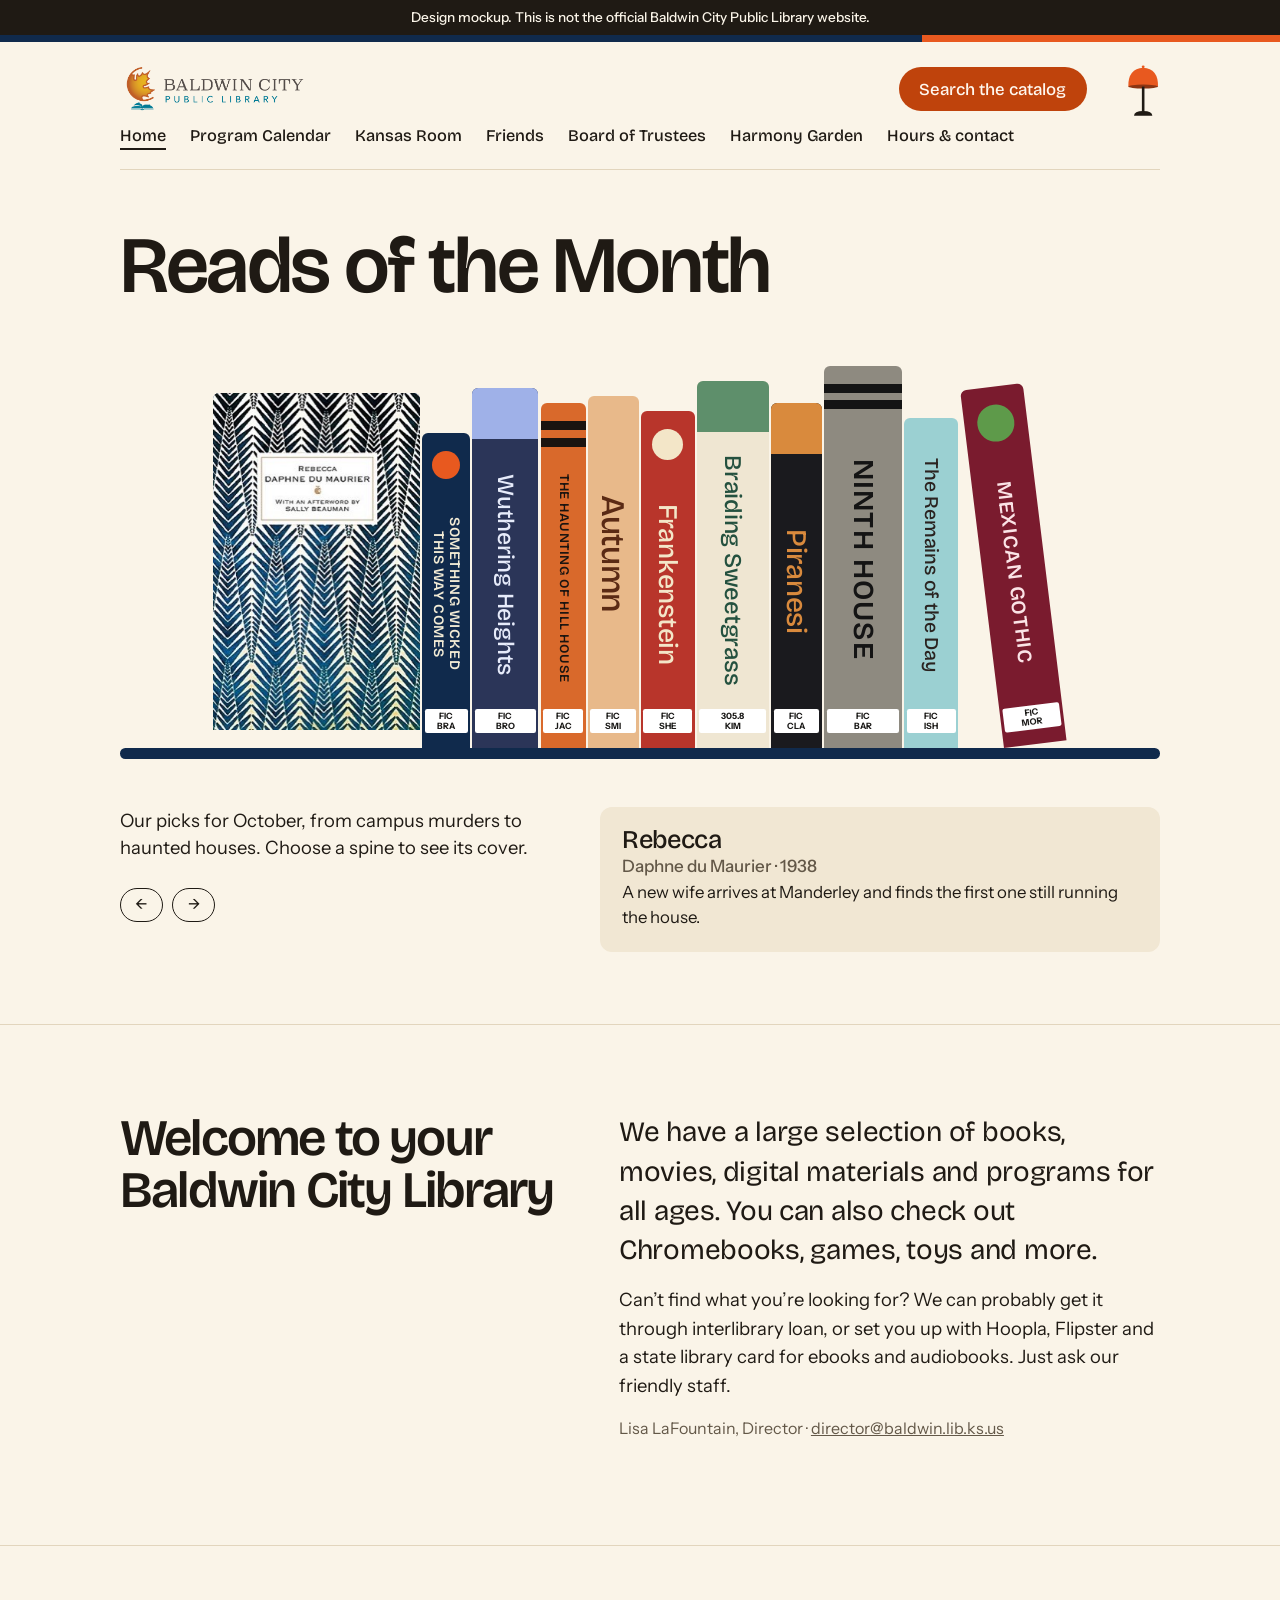
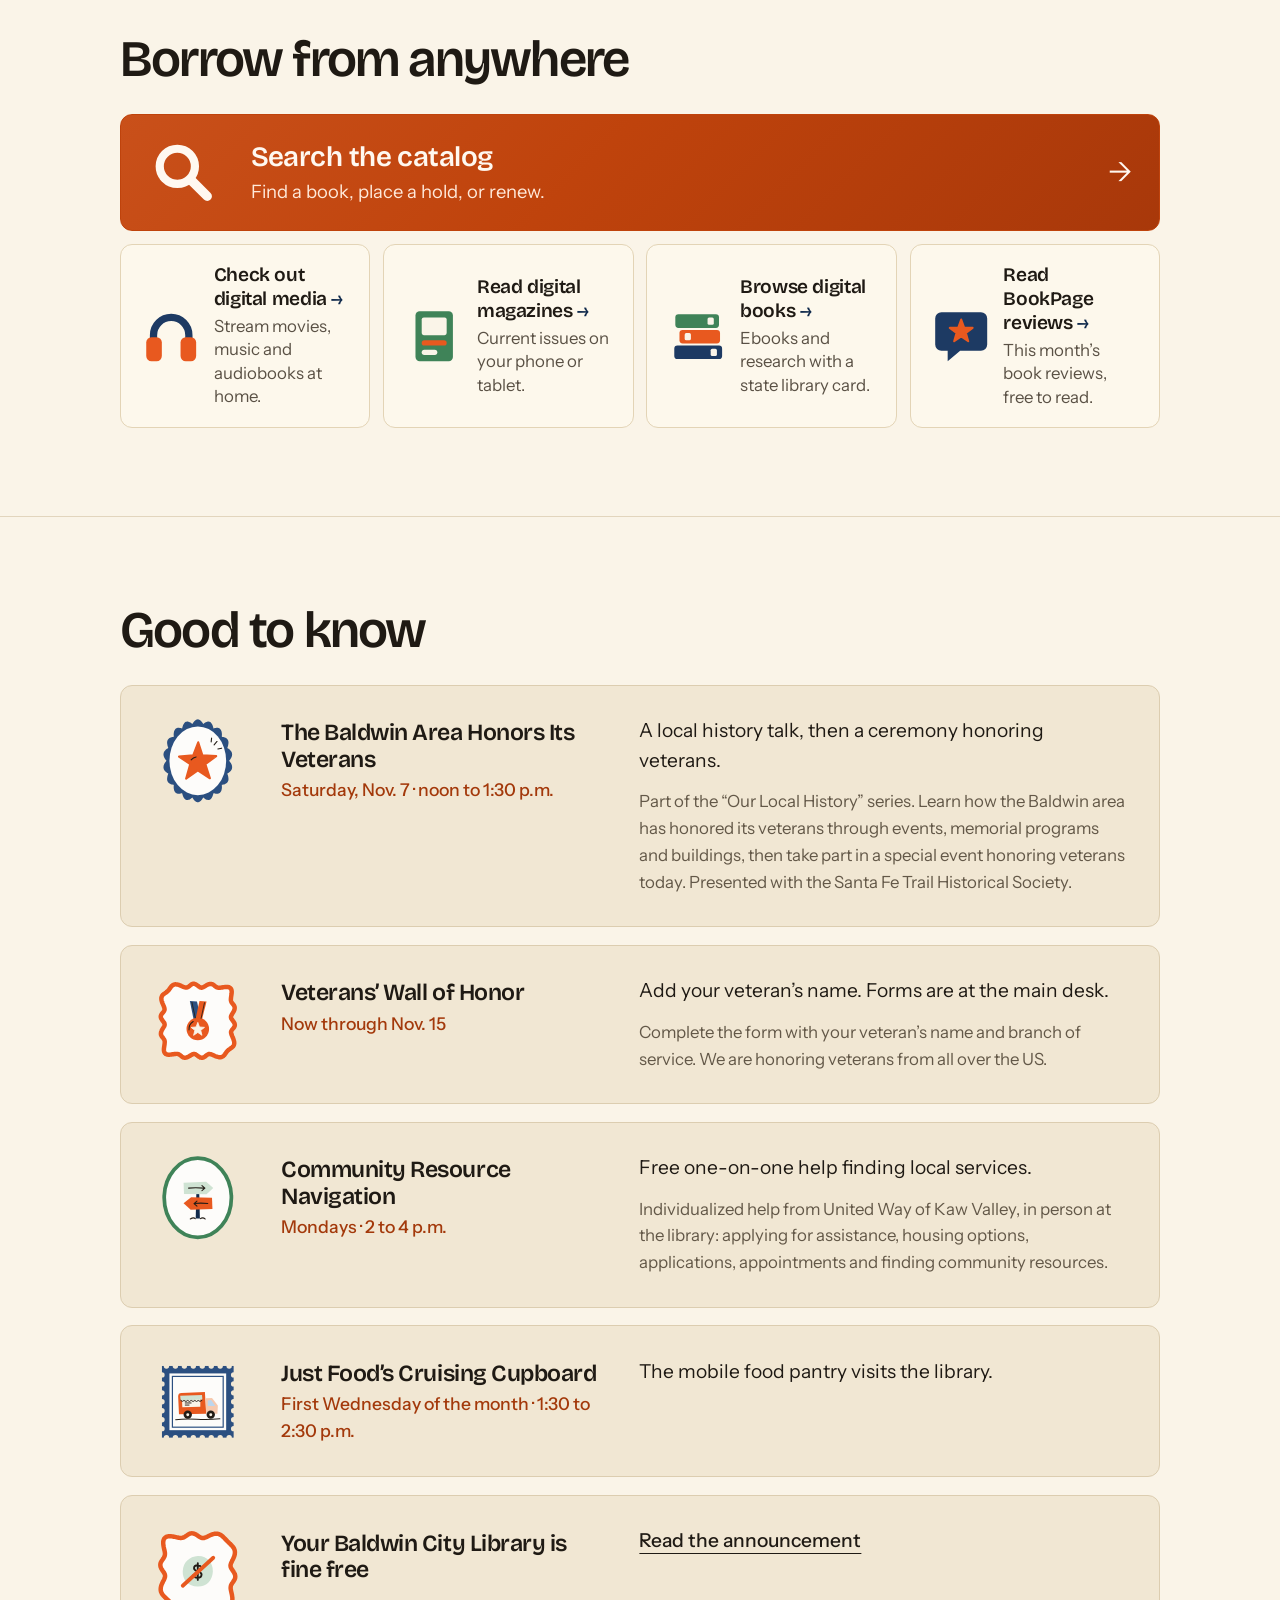
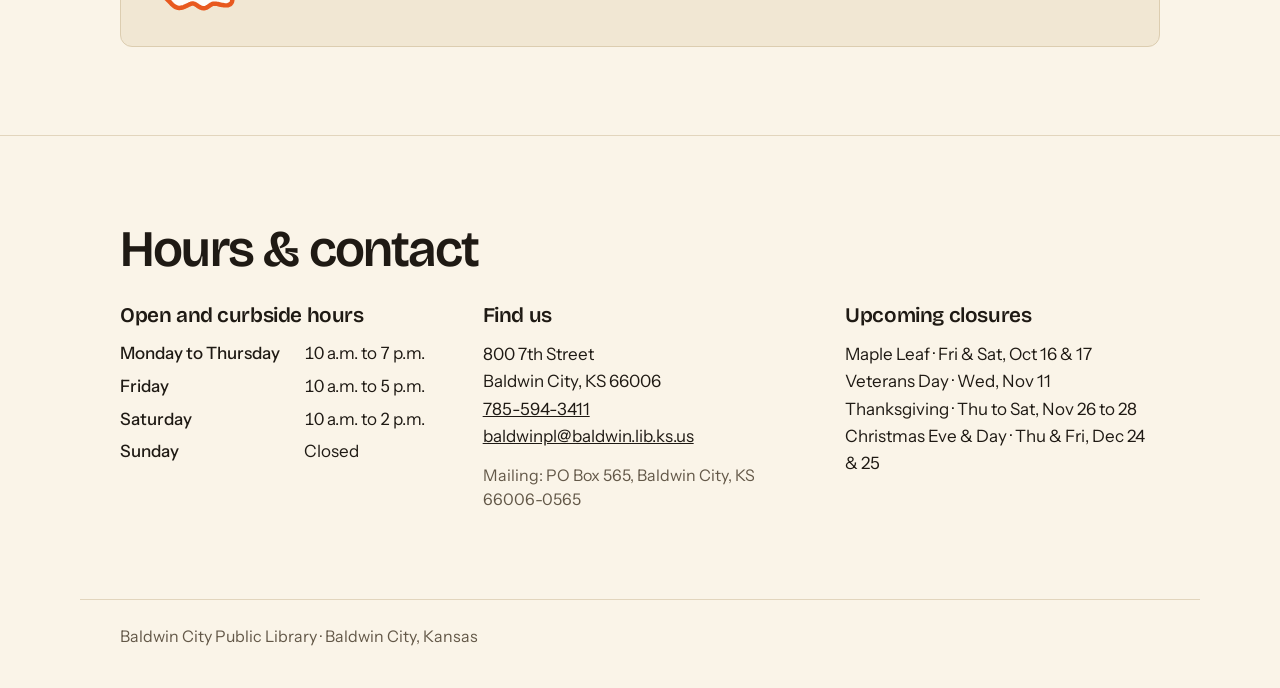
<file: index.html>
<!doctype html>
<html lang="en">
<head>
<meta charset="utf-8">
<meta name="robots" content="noindex">
<meta name="viewport" content="width=device-width, initial-scale=1">
<title>Baldwin City Public Library</title>
<meta name="description" content="Books, movies, digital materials and programs for all ages in Baldwin City, Kansas.">
<link rel="icon" href="img/favicon.svg" type="image/svg+xml">
<link rel="apple-touch-icon" href="img/apple-touch-icon.png">
<link rel="preconnect" href="https://fonts.googleapis.com">
<link rel="preconnect" href="https://fonts.gstatic.com" crossorigin>
<link rel="stylesheet" href="https://fonts.googleapis.com/css2?family=Antonio:wght@500;700&family=Bricolage+Grotesque:opsz,wght@12..96,200..800&family=Patrick+Hand&family=Caveat:wght@500;600&family=Tenor+Sans&family=Poppins:wght@500;600;700&family=Instrument+Sans:ital,wght@0,400..700;1,400..700&display=swap">
<script>try{if(localStorage.getItem('lamp')==='on')document.documentElement.dataset.theme='dark'}catch(e){}</script>
<link rel="stylesheet" href="styles.css?v=153">
</head>
<body data-page="home">
<div id="app"></div>
<script src="js/content.js?v=153"></script>
<script src="js/store.js?v=153"></script>
<script src="js/shelf.js?v=153"></script>
<script src="js/blocks.js?v=153"></script>
<script>
(function(){
  var slug=document.body.dataset.page||new URLSearchParams(location.search).get('p')||'home';
  renderPage(document.getElementById('app'),Store.load(),slug);
  if(location.hash){var t=document.getElementById(location.hash.slice(1));if(t)t.scrollIntoView()}
})();
</script>
</body>
</html>
</file>
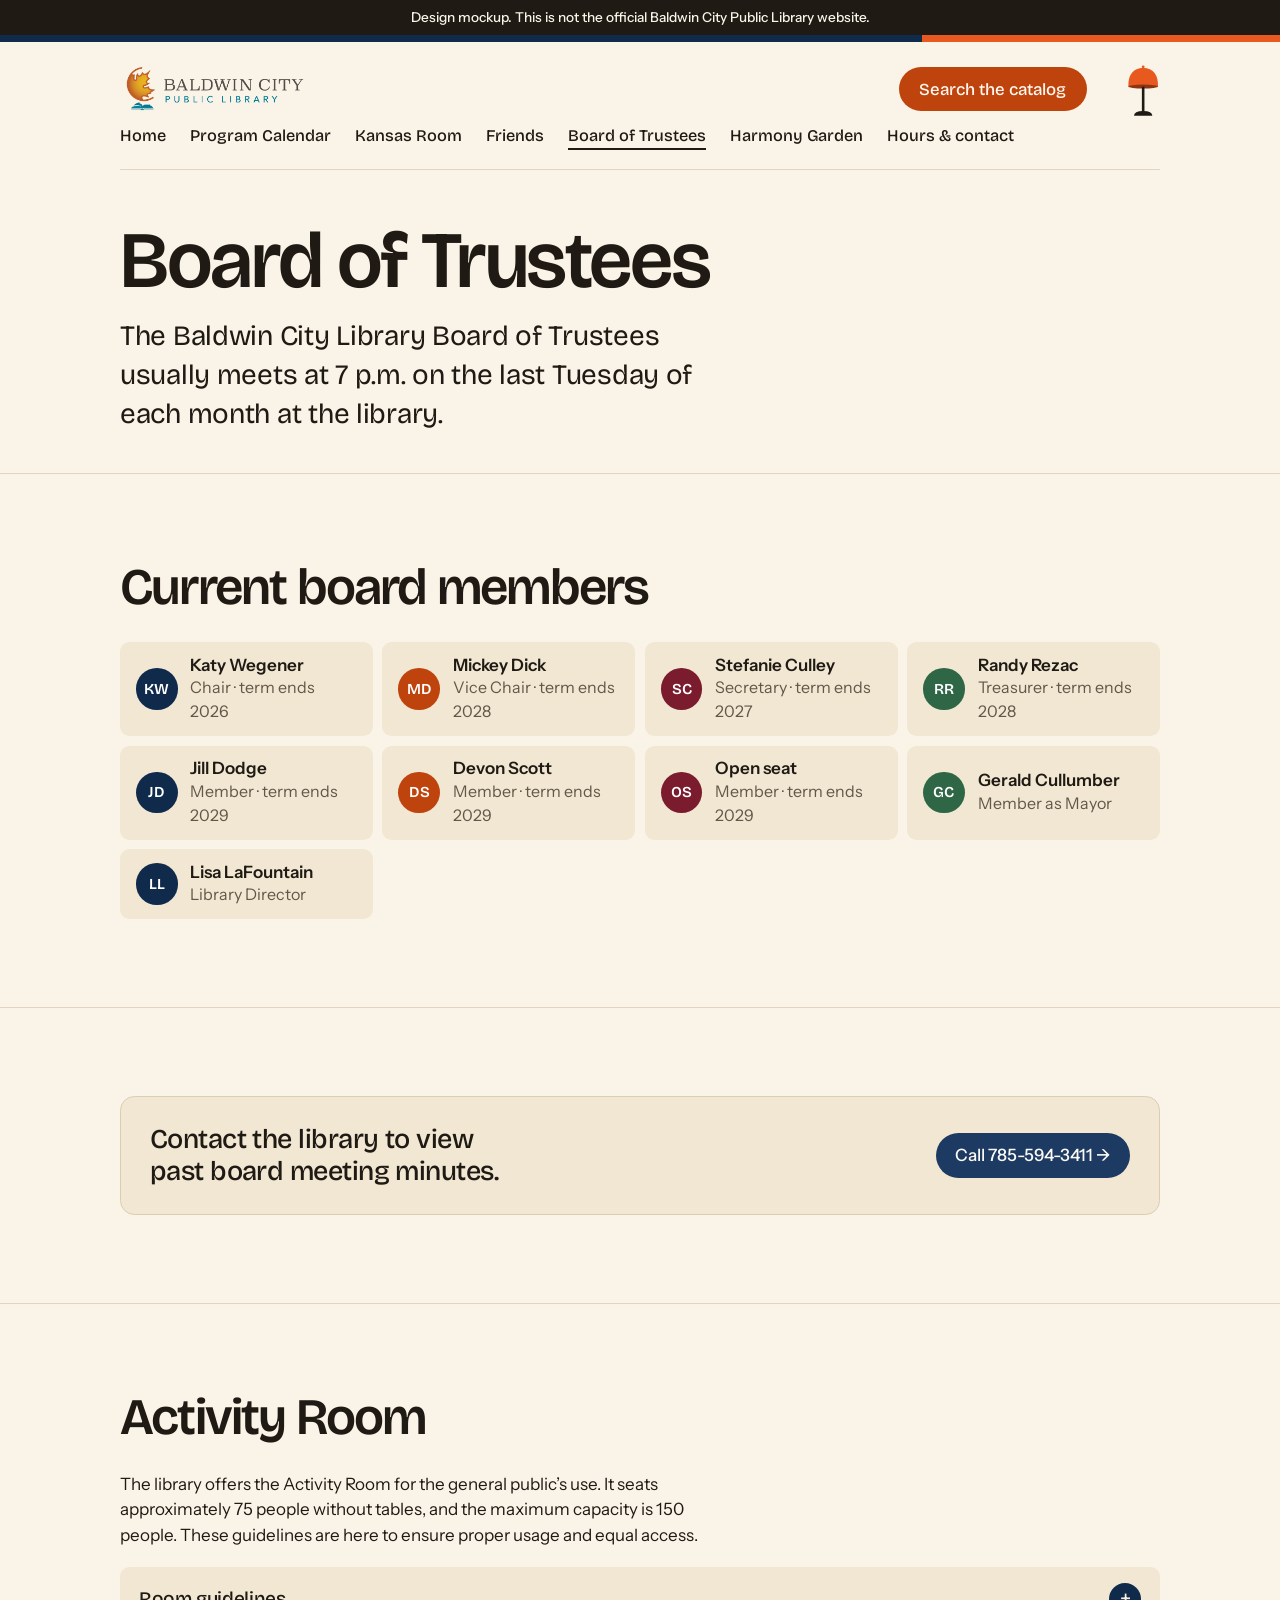
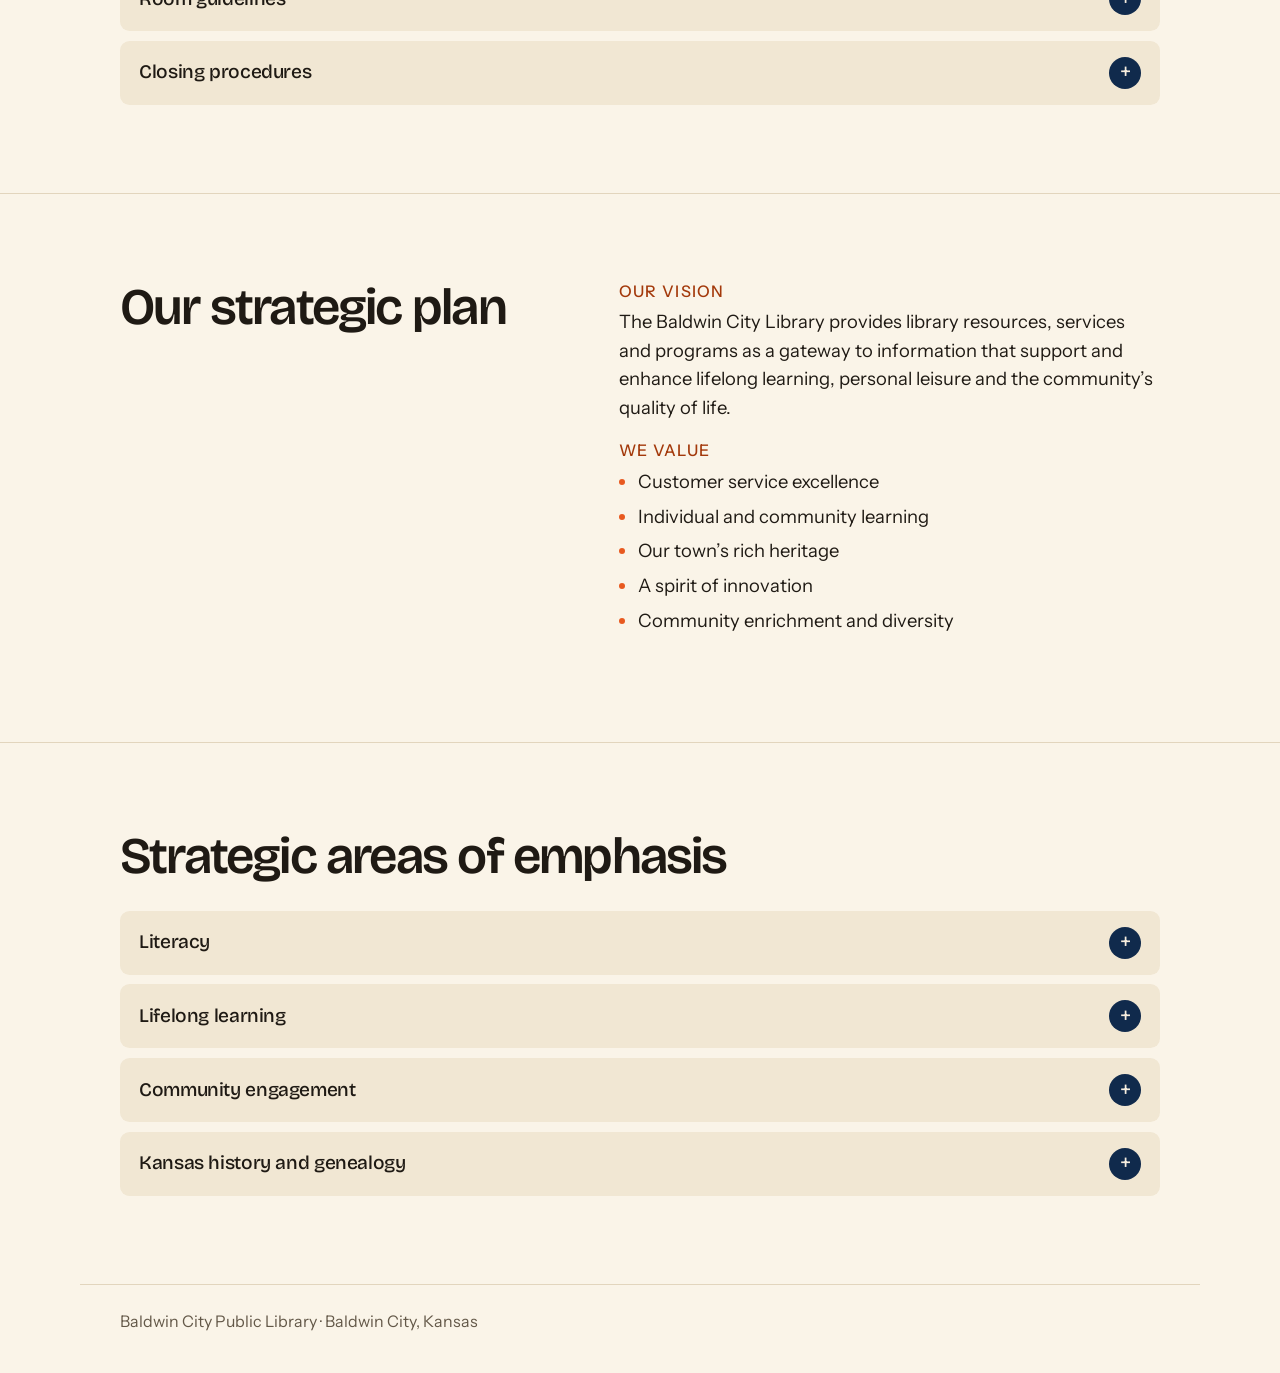
<file: board.html>
<!doctype html>
<html lang="en">
<head>
<meta charset="utf-8">
<meta name="robots" content="noindex">
<meta name="viewport" content="width=device-width, initial-scale=1">
<title>Baldwin City Public Library</title>
<meta name="description" content="Books, movies, digital materials and programs for all ages in Baldwin City, Kansas.">
<link rel="icon" href="img/favicon.svg" type="image/svg+xml">
<link rel="apple-touch-icon" href="img/apple-touch-icon.png">
<link rel="preconnect" href="https://fonts.googleapis.com">
<link rel="preconnect" href="https://fonts.gstatic.com" crossorigin>
<link rel="stylesheet" href="https://fonts.googleapis.com/css2?family=Antonio:wght@500;700&family=Bricolage+Grotesque:opsz,wght@12..96,200..800&family=Patrick+Hand&family=Caveat:wght@500;600&family=Tenor+Sans&family=Poppins:wght@500;600;700&family=Instrument+Sans:ital,wght@0,400..700;1,400..700&display=swap">
<script>try{if(localStorage.getItem('lamp')==='on')document.documentElement.dataset.theme='dark'}catch(e){}</script>
<link rel="stylesheet" href="styles.css?v=153">
</head>
<body data-page="board">
<div id="app"></div>
<script src="js/content.js?v=153"></script>
<script src="js/store.js?v=153"></script>
<script src="js/shelf.js?v=153"></script>
<script src="js/blocks.js?v=153"></script>
<script>
(function(){
  var slug=document.body.dataset.page||new URLSearchParams(location.search).get('p')||'home';
  renderPage(document.getElementById('app'),Store.load(),slug);
  if(location.hash){var t=document.getElementById(location.hash.slice(1));if(t)t.scrollIntoView()}
})();
</script>
</body>
</html>
</file>
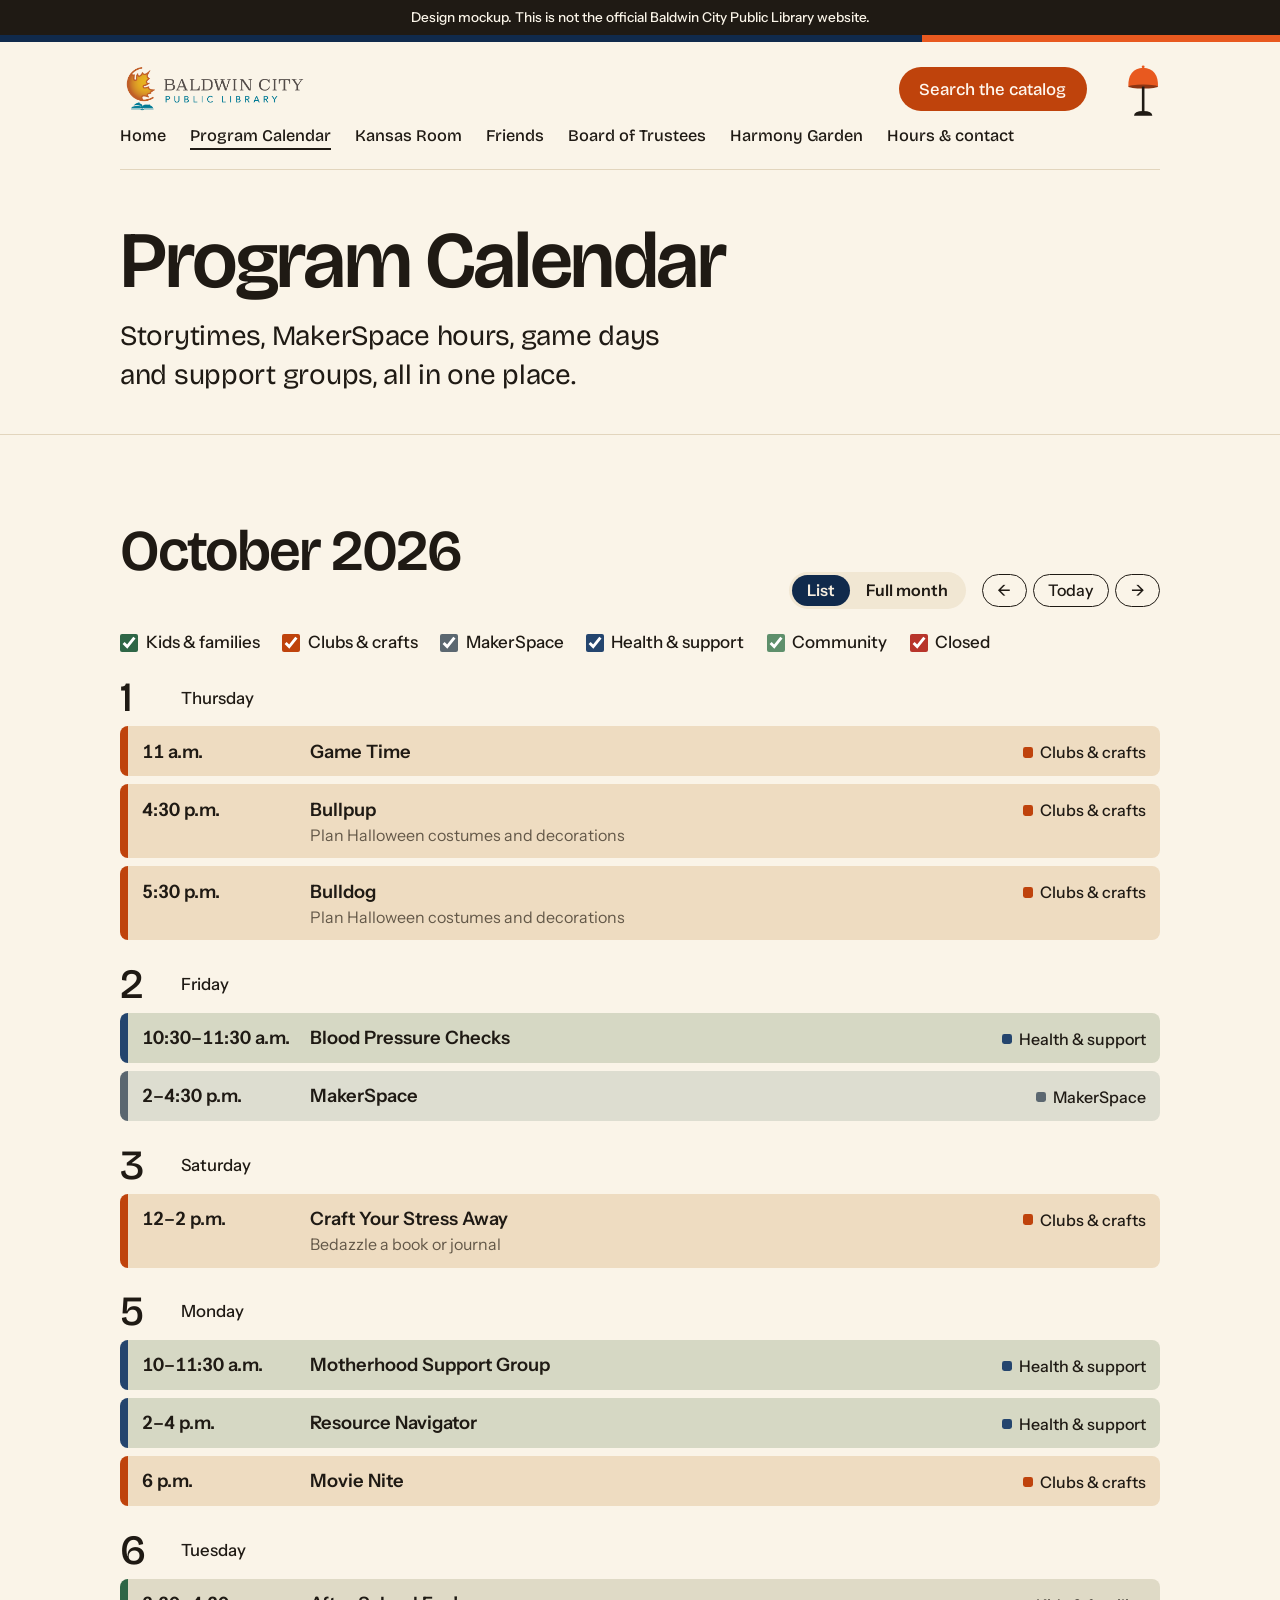
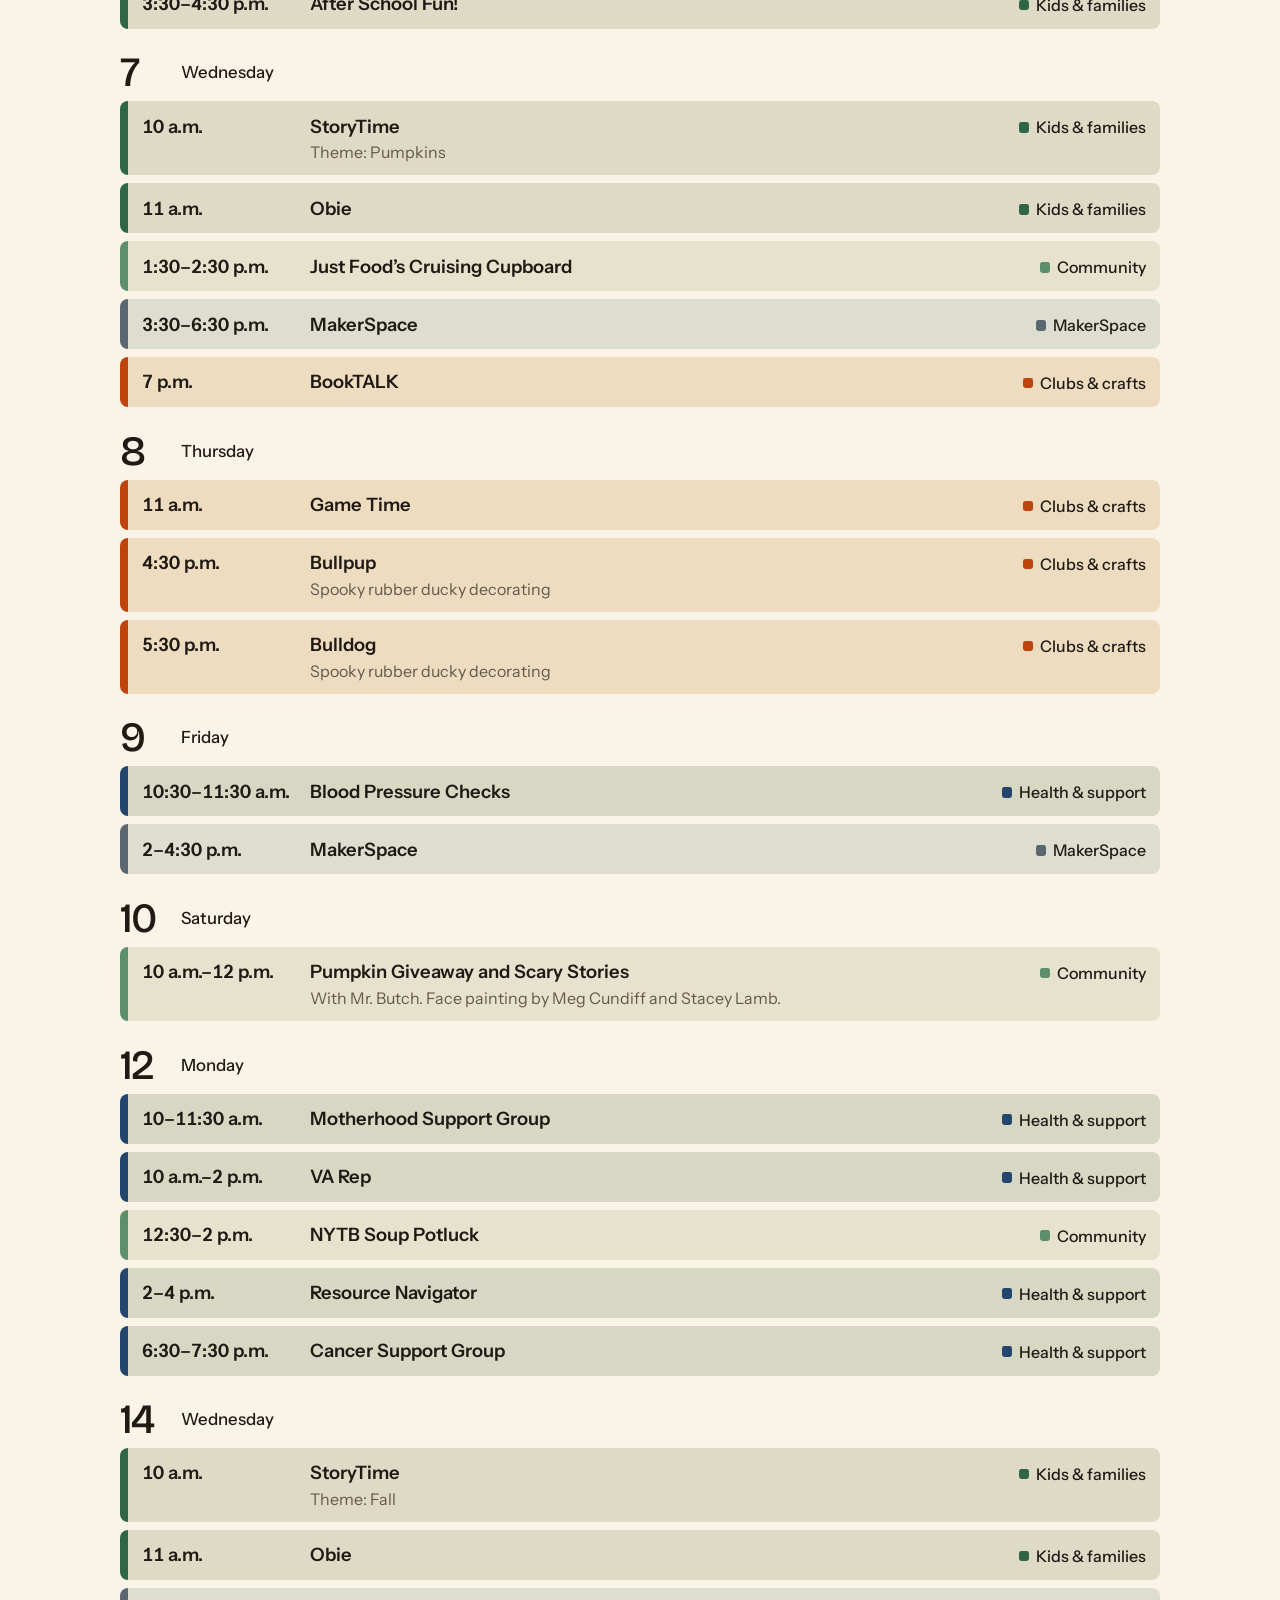
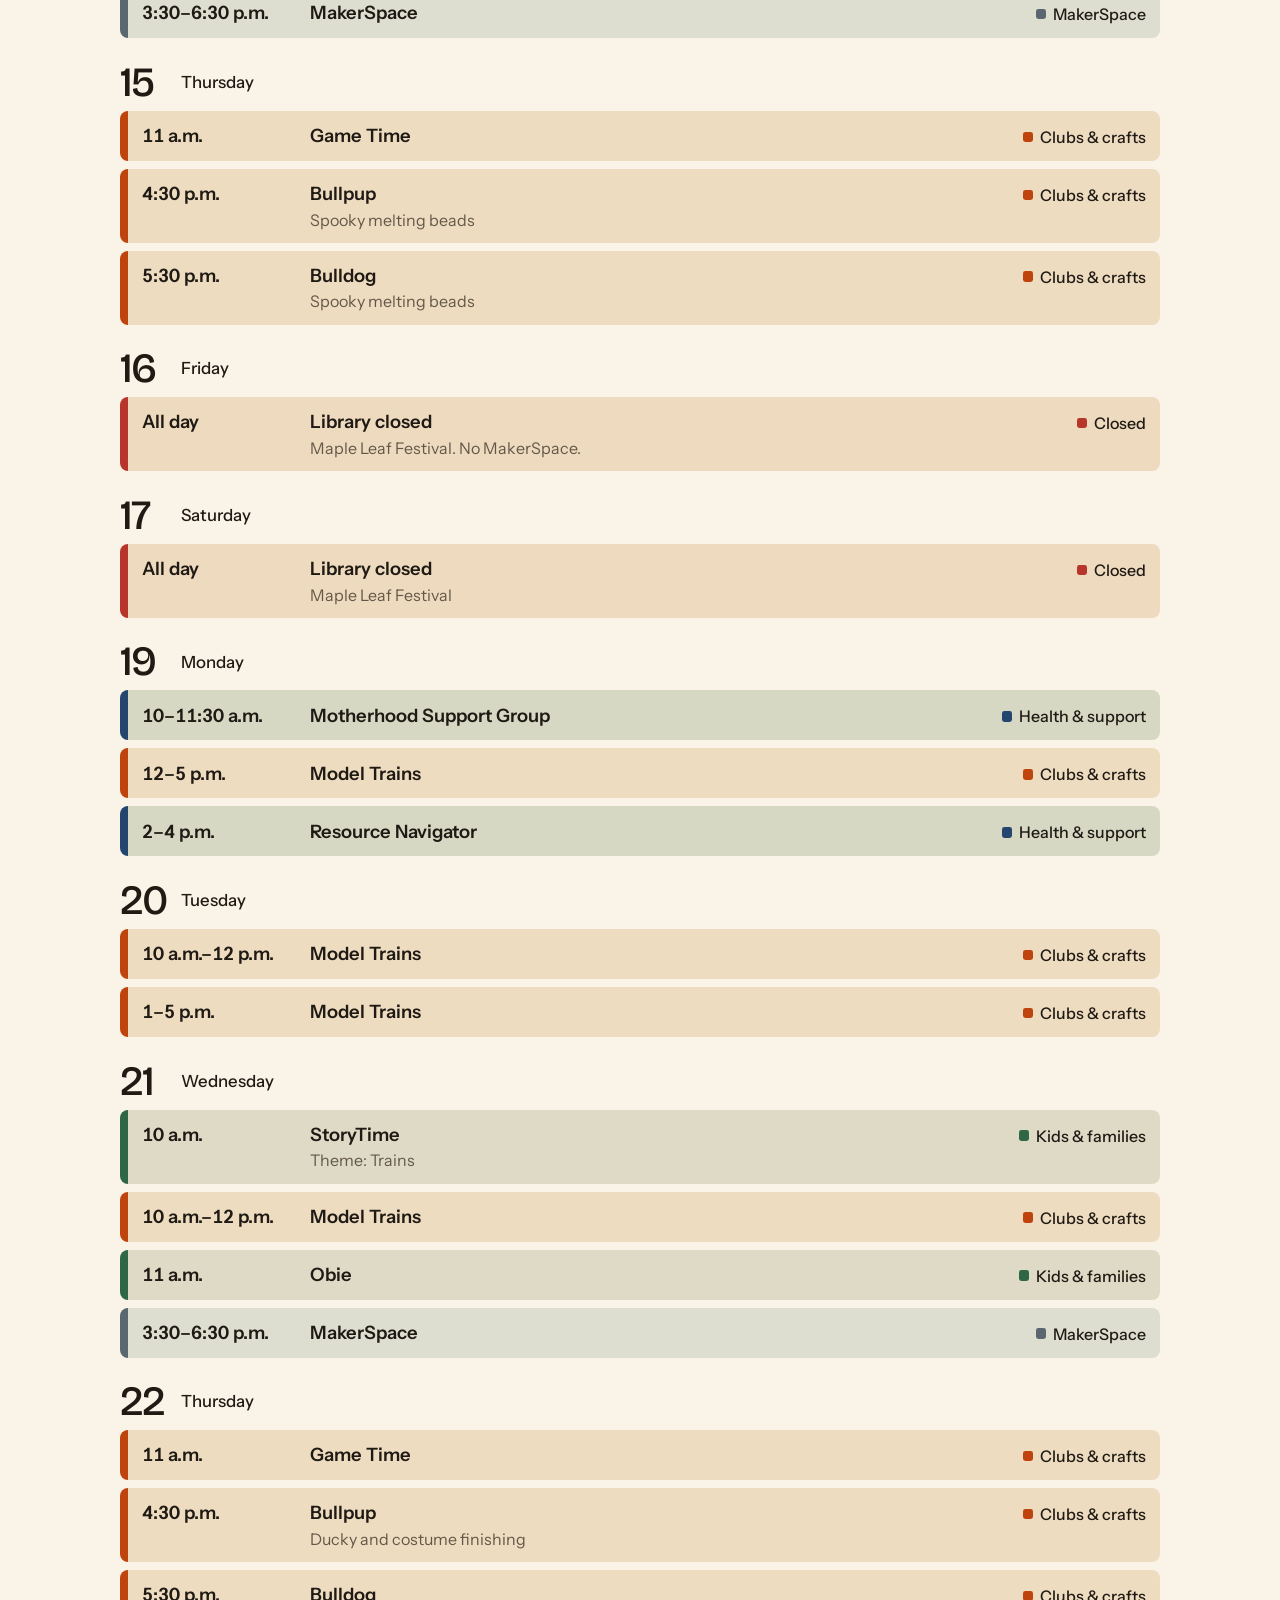
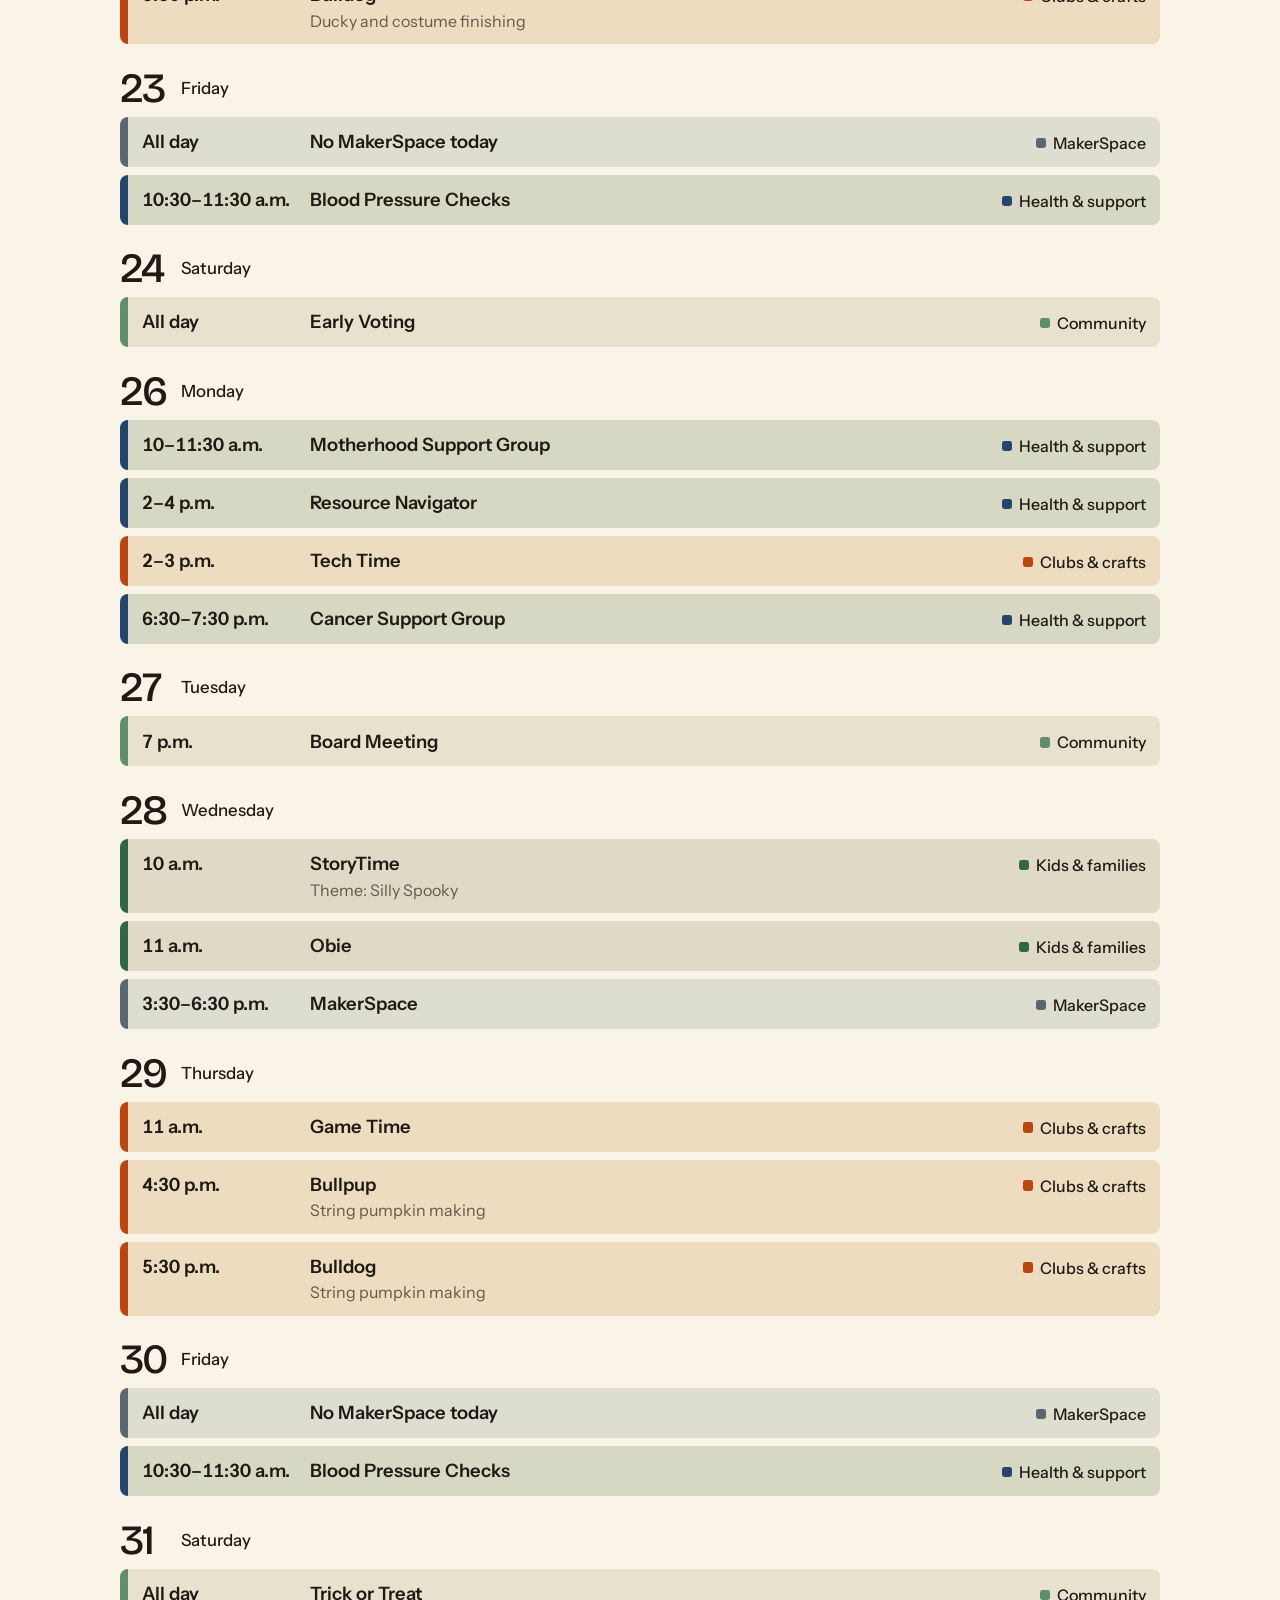
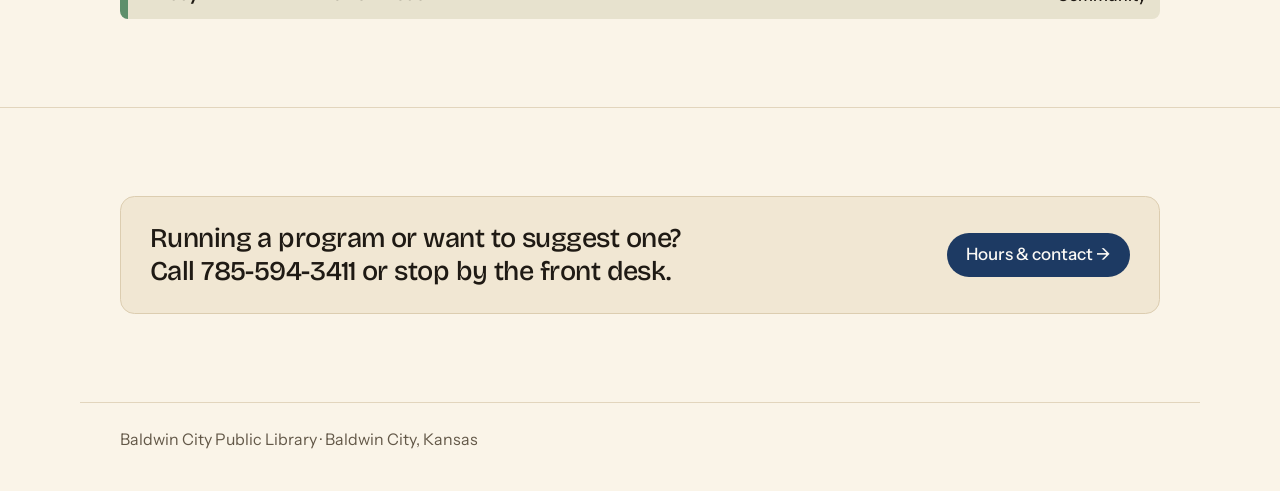
<file: calendar.html>
<!doctype html>
<html lang="en">
<head>
<meta charset="utf-8">
<meta name="robots" content="noindex">
<meta name="viewport" content="width=device-width, initial-scale=1">
<title>Baldwin City Public Library</title>
<meta name="description" content="Books, movies, digital materials and programs for all ages in Baldwin City, Kansas.">
<link rel="icon" href="img/favicon.svg" type="image/svg+xml">
<link rel="apple-touch-icon" href="img/apple-touch-icon.png">
<link rel="preconnect" href="https://fonts.googleapis.com">
<link rel="preconnect" href="https://fonts.gstatic.com" crossorigin>
<link rel="stylesheet" href="https://fonts.googleapis.com/css2?family=Antonio:wght@500;700&family=Bricolage+Grotesque:opsz,wght@12..96,200..800&family=Patrick+Hand&family=Caveat:wght@500;600&family=Tenor+Sans&family=Poppins:wght@500;600;700&family=Instrument+Sans:ital,wght@0,400..700;1,400..700&display=swap">
<script>try{if(localStorage.getItem('lamp')==='on')document.documentElement.dataset.theme='dark'}catch(e){}</script>
<link rel="stylesheet" href="styles.css?v=153">
</head>
<body data-page="calendar">
<div id="app"></div>
<script src="js/content.js?v=153"></script>
<script src="js/store.js?v=153"></script>
<script src="js/shelf.js?v=153"></script>
<script src="js/blocks.js?v=153"></script>
<script>
(function(){
  var slug=document.body.dataset.page||new URLSearchParams(location.search).get('p')||'home';
  renderPage(document.getElementById('app'),Store.load(),slug);
  if(location.hash){var t=document.getElementById(location.hash.slice(1));if(t)t.scrollIntoView()}
})();
</script>
</body>
</html>
</file>
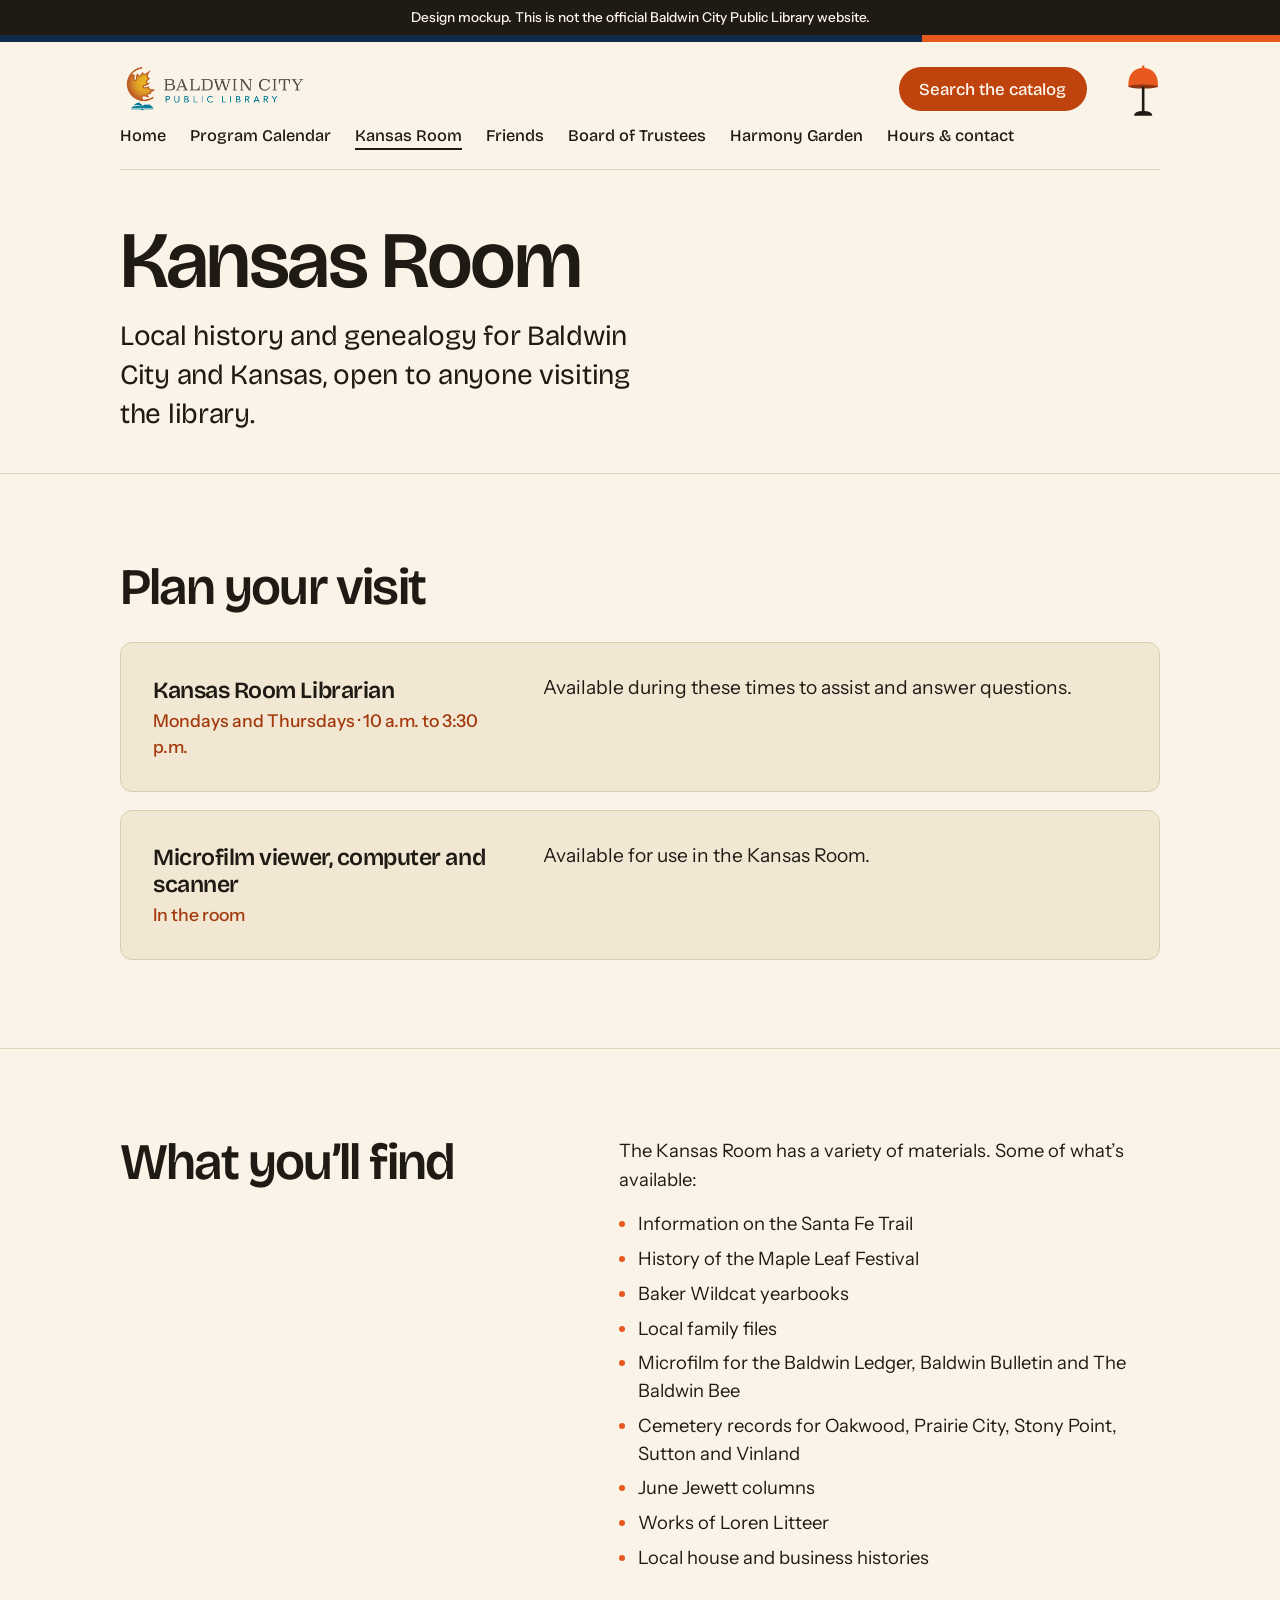
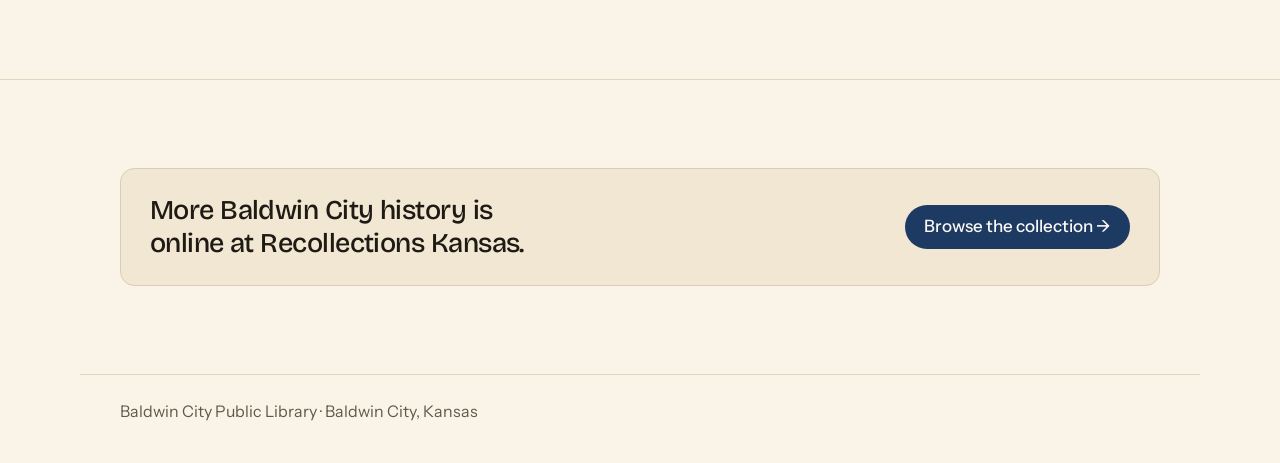
<file: kansas-room.html>
<!doctype html>
<html lang="en">
<head>
<meta charset="utf-8">
<meta name="robots" content="noindex">
<meta name="viewport" content="width=device-width, initial-scale=1">
<title>Baldwin City Public Library</title>
<meta name="description" content="Books, movies, digital materials and programs for all ages in Baldwin City, Kansas.">
<link rel="icon" href="img/favicon.svg" type="image/svg+xml">
<link rel="apple-touch-icon" href="img/apple-touch-icon.png">
<link rel="preconnect" href="https://fonts.googleapis.com">
<link rel="preconnect" href="https://fonts.gstatic.com" crossorigin>
<link rel="stylesheet" href="https://fonts.googleapis.com/css2?family=Antonio:wght@500;700&family=Bricolage+Grotesque:opsz,wght@12..96,200..800&family=Patrick+Hand&family=Caveat:wght@500;600&family=Tenor+Sans&family=Poppins:wght@500;600;700&family=Instrument+Sans:ital,wght@0,400..700;1,400..700&display=swap">
<script>try{if(localStorage.getItem('lamp')==='on')document.documentElement.dataset.theme='dark'}catch(e){}</script>
<link rel="stylesheet" href="styles.css?v=153">
</head>
<body data-page="kansas-room">
<div id="app"></div>
<script src="js/content.js?v=153"></script>
<script src="js/store.js?v=153"></script>
<script src="js/shelf.js?v=153"></script>
<script src="js/blocks.js?v=153"></script>
<script>
(function(){
  var slug=document.body.dataset.page||new URLSearchParams(location.search).get('p')||'home';
  renderPage(document.getElementById('app'),Store.load(),slug);
  if(location.hash){var t=document.getElementById(location.hash.slice(1));if(t)t.scrollIntoView()}
})();
</script>
</body>
</html>
</file>
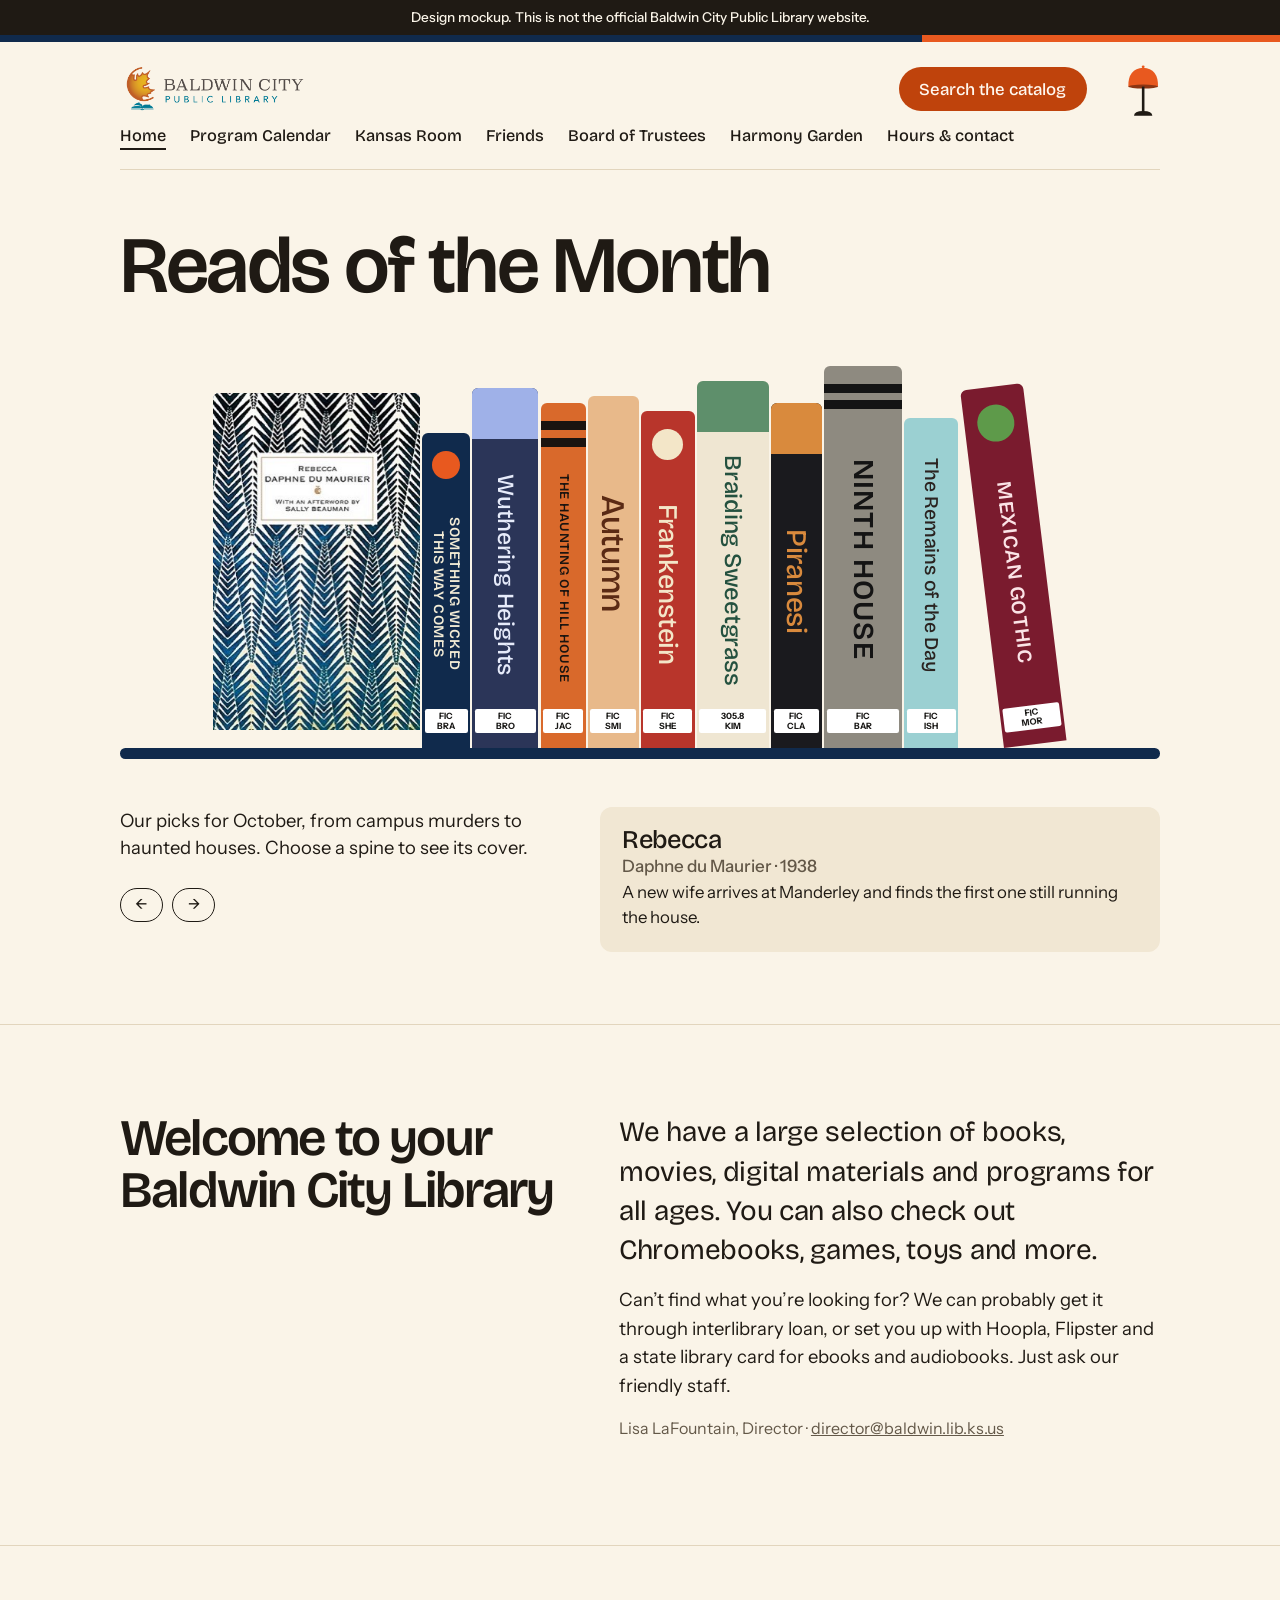
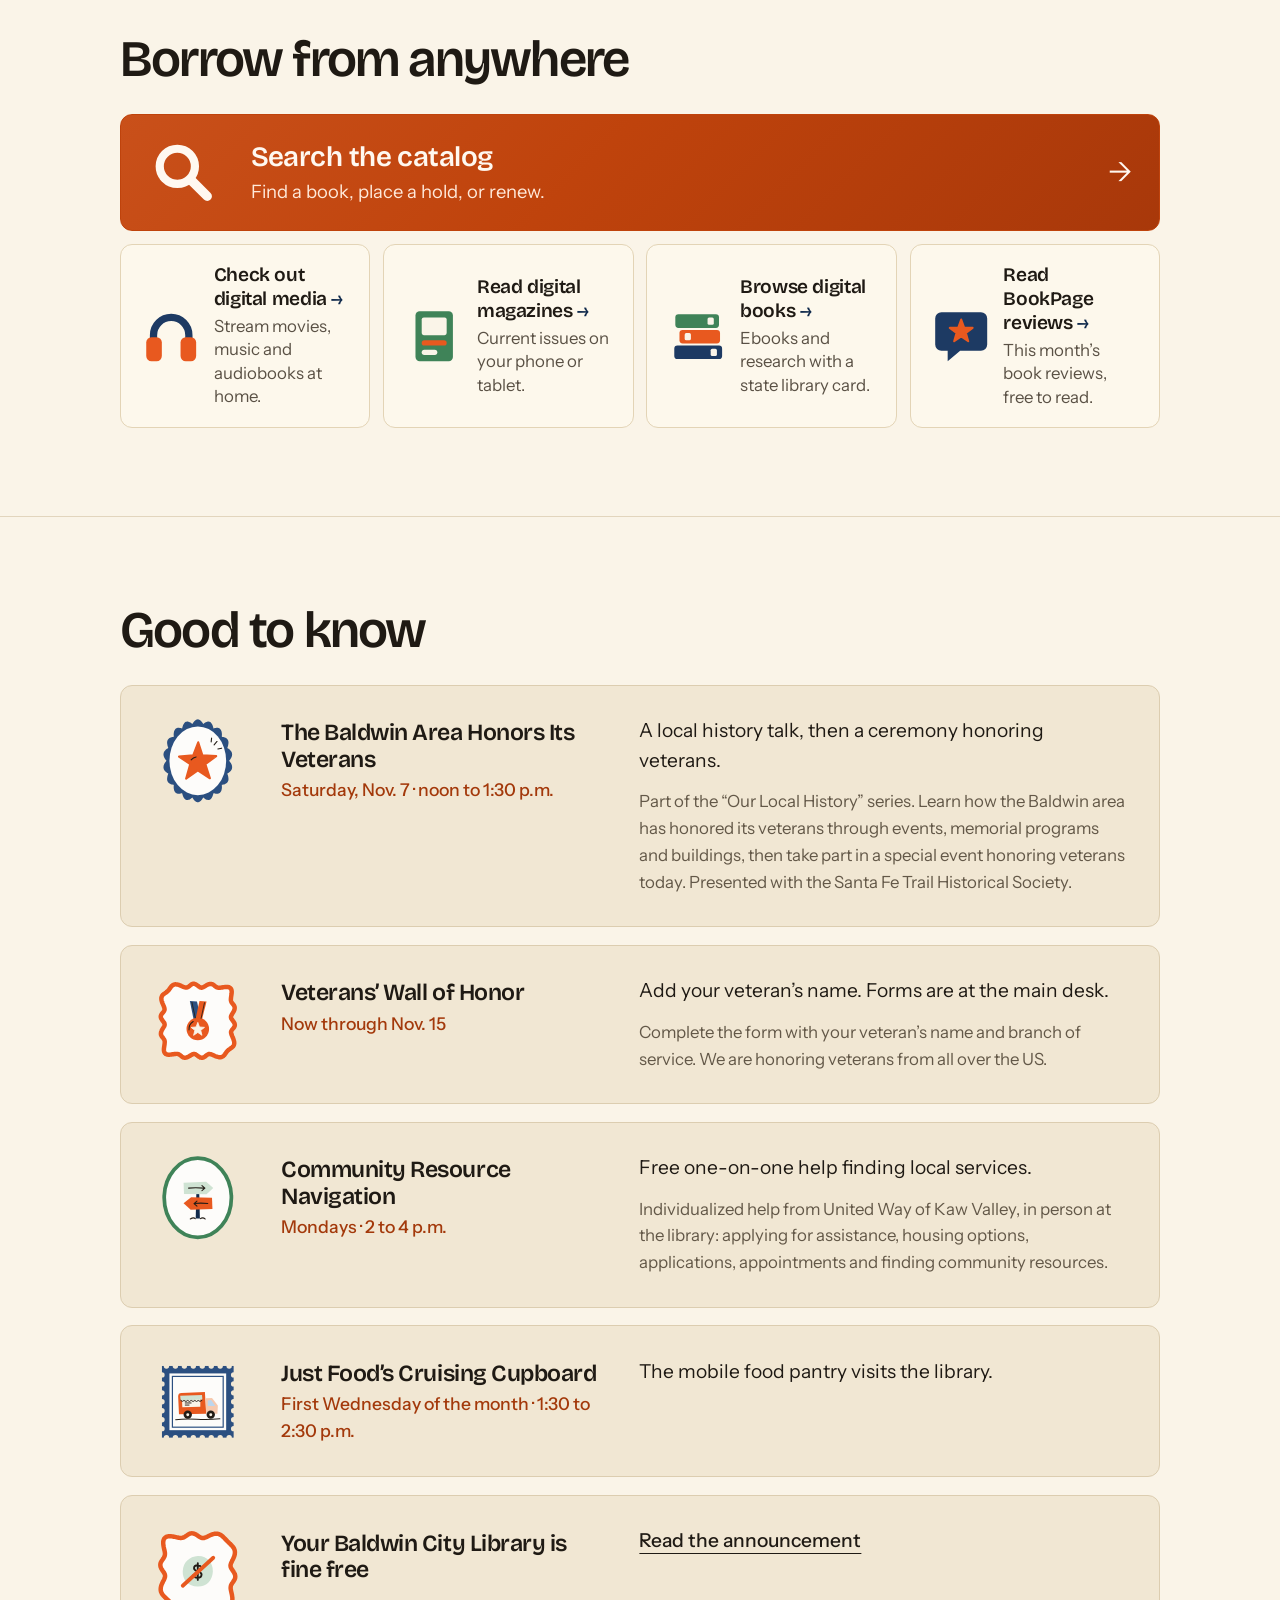
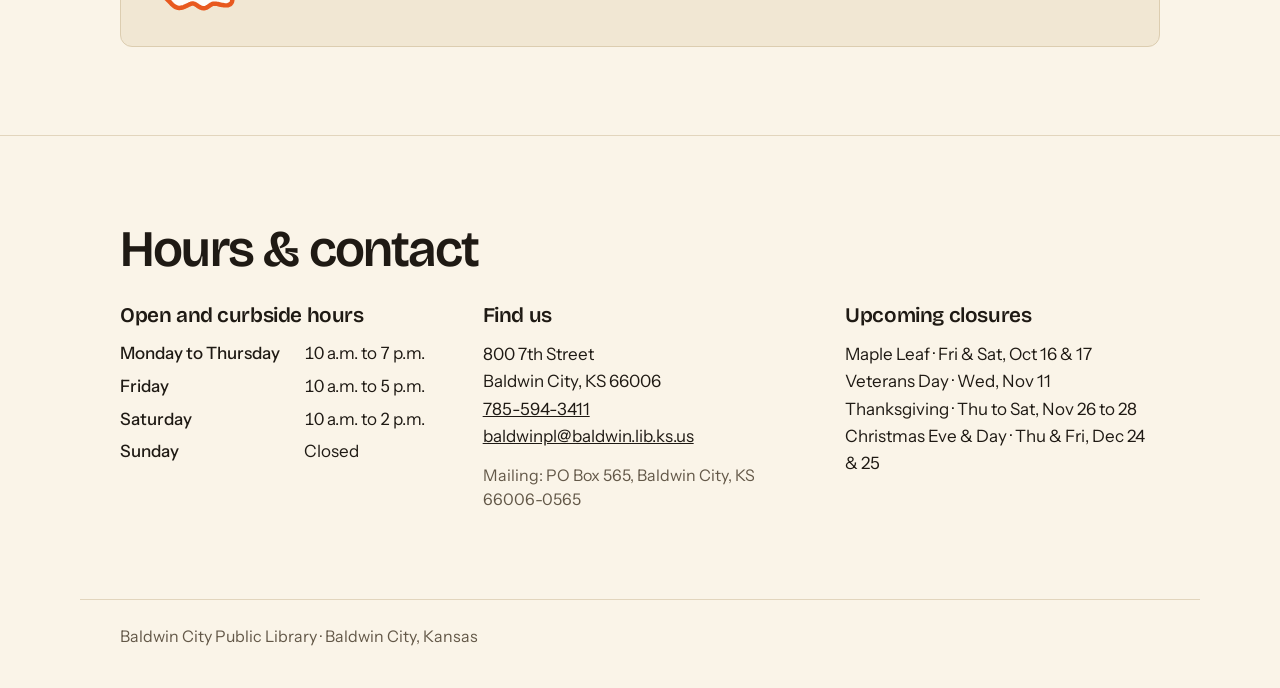
<file: page.html>
<!doctype html>
<html lang="en">
<head>
<meta charset="utf-8">
<meta name="robots" content="noindex">
<meta name="viewport" content="width=device-width, initial-scale=1">
<title>Baldwin City Public Library</title>
<meta name="description" content="Books, movies, digital materials and programs for all ages in Baldwin City, Kansas.">
<link rel="icon" href="img/favicon.svg" type="image/svg+xml">
<link rel="apple-touch-icon" href="img/apple-touch-icon.png">
<link rel="preconnect" href="https://fonts.googleapis.com">
<link rel="preconnect" href="https://fonts.gstatic.com" crossorigin>
<link rel="stylesheet" href="https://fonts.googleapis.com/css2?family=Antonio:wght@500;700&family=Bricolage+Grotesque:opsz,wght@12..96,200..800&family=Patrick+Hand&family=Caveat:wght@500;600&family=Tenor+Sans&family=Poppins:wght@500;600;700&family=Instrument+Sans:ital,wght@0,400..700;1,400..700&display=swap">
<script>try{if(localStorage.getItem('lamp')==='on')document.documentElement.dataset.theme='dark'}catch(e){}</script>
<link rel="stylesheet" href="styles.css?v=153">
</head>
<body data-page="">
<div id="app"></div>
<script src="js/content.js?v=153"></script>
<script src="js/store.js?v=153"></script>
<script src="js/shelf.js?v=153"></script>
<script src="js/blocks.js?v=153"></script>
<script>
(function(){
  var slug=document.body.dataset.page||new URLSearchParams(location.search).get('p')||'home';
  renderPage(document.getElementById('app'),Store.load(),slug);
  if(location.hash){var t=document.getElementById(location.hash.slice(1));if(t)t.scrollIntoView()}
})();
</script>
</body>
</html>
</file>
<file: styles.css>
/* Layout: headline top-left, one flat row of bright spines standing on a single ink line, catalog card and date-due slip beneath it. */
:root{
  --bg:#FAF4E8; --ink:#1F1A14; --muted:#635848; --rule:#E2D5BD; --accent:#102A4C; --orange:#E8591F; --orange-ink:#A3390B; --indigo:#102A4C; --logo-bg:transparent; color-scheme:light;
  --card:#F1E7D3; --frame:#2B4F80; --sticker:#FDFCFA; --card-ink:#1F1A14; --card-rule:#DCCDB0; --stamp:#B8352B;
  --label:#FFFFFF; --label-ink:#1A1917;
  --display:"Bricolage Grotesque","Helvetica Neue",Helvetica,Arial,sans-serif; --title:"Bricolage Grotesque","Helvetica Neue",Helvetica,Arial,sans-serif;
  --body:"Instrument Sans","Helvetica Neue",Helvetica,Arial,sans-serif;
  --type:"Instrument Sans","Helvetica Neue",Helvetica,Arial,sans-serif;
  --cond:"Antonio","Arial Narrow","Helvetica Neue",Arial,sans-serif;
}
*{box-sizing:border-box}
body{margin:0;background:var(--bg);color:var(--ink);font-family:var(--body);font-size:1rem;line-height:1.5}
.wrap{max-width:70rem;margin-inline:auto;padding-inline:clamp(16px,4vw,40px)}
a{color:inherit}
:focus-visible{outline:2px solid var(--accent);outline-offset:3px}

/* nav */
.nav{display:flex;flex-wrap:wrap;align-items:center;justify-content:space-between;gap:.5rem 1.5rem;padding-block:1.25rem;border-bottom:1px solid var(--rule)}
.stripe{height:.45rem;background:linear-gradient(90deg,#102A4C 0 72%,var(--orange) 72%)}
.mark img{display:block;height:clamp(2.5rem,5vw,3.3rem);width:auto;background:var(--logo-bg);border-radius:.4rem}
.mark{font-family:var(--display);font-weight:500;font-size:1.3rem;letter-spacing:-.02em;text-decoration:none}
.links{display:flex;flex-wrap:wrap;gap:.25rem 1.5rem;font-size:1.02rem;font-weight:500}
.links a{text-decoration:none}
.links a:hover{text-decoration:underline;text-underline-offset:.3em}

/* hero */
.hero{overflow-x:clip;padding-block:clamp(2rem,5vw,3.5rem) clamp(2.5rem,6vw,4.5rem)}
.eyebrow{font-size:.8rem;font-weight:500;text-transform:uppercase;letter-spacing:.12em;color:var(--orange-ink);margin:0 0 .9rem}
h1{font-family:var(--title);font-weight:600;font-size:clamp(2rem,8.2vw,5rem);line-height:1;letter-spacing:-.03em;margin:0;text-wrap:balance}
@media (min-width:480px){.hero h1{white-space:nowrap}}


/* shelf — every book dimension is in em, so the whole row scales from this one font-size */
.stage{font-size:clamp(6.4px,1.8vw,17px);margin-top:4em}
@media (min-width:700px){.stage{font-size:clamp(9px,1.4vw,15px)}}
.row{display:flex;align-items:flex-end;justify-content:center;gap:.14em}
.plank{height:.7em;background:var(--indigo);border-radius:.35em}
@keyframes shelve{from{translate:80em 0}}

.slot{flex:none;width:var(--t);height:var(--h);transform-origin:0 100%;
  transition:width .55s cubic-bezier(.3,.8,.3,1),rotate .4s;
  animation:shelve 1s cubic-bezier(.16,.84,.3,1) backwards;animation-delay:calc(var(--i) * 65ms + 200ms)}
.slot.lean{margin-left:2.9em;rotate:-7deg}
.book{position:relative;height:100%;display:flex;flex-direction:column;align-items:center;gap:1em;padding:1.2em 0 1em;overflow:hidden;cursor:pointer;
  background:var(--bg-b);color:var(--ink-b);border-radius:.4em .4em 0 0;
  transition:translate .45s cubic-bezier(.3,1.4,.4,1)}
.book:hover,.book:focus-visible{translate:0 -1.2em}
.book[aria-pressed="true"]{translate:0 -3.4em}
.book::before{flex:none}
/* the chosen book turns face-out: its slot widens to cover width and the real cover fades in */
.cv{position:absolute;inset:0;background:var(--img) center/100% 100% no-repeat;opacity:0;transition:opacity .25s}
@media (min-width:700px){
  .slot:has(.book[aria-pressed="true"]){width:var(--d);rotate:0deg}
  .book[aria-pressed="true"]{translate:0 -1.2em}
  .book[aria-pressed="true"] .cv{opacity:1;transition:opacity .35s .22s}
}
.p-bands::before{content:"";width:100%;height:1.7em;background:linear-gradient(var(--ac) 0 35%,transparent 35% 65%,var(--ac) 65%)}
.p-cap::before{content:"";width:100%;height:3.4em;margin-top:-1.2em;background:var(--ac)}
.p-dot::before{content:"";width:58%;aspect-ratio:1;border-radius:50%;background:var(--ac)}
.st{flex:1;min-height:0;writing-mode:vertical-rl;text-align:center;text-wrap:balance;line-height:1.05;font-size:var(--fs)}
/* spine lettering uses the site's two heading fonts: the thin title font on some books, the small-heading font in capitals on the others */
.serif .st{font-family:var(--display);font-weight:500;letter-spacing:-.01em}
.cond .st{font-family:var(--display);font-weight:600;text-transform:uppercase;letter-spacing:.04em;font-size:calc(var(--fs) * .8)}
.lbl{flex:none;width:calc(100% - .6em);padding:.35em 0 .25em;background:var(--label);color:var(--label-ink);border-radius:.25em;
  font-family:var(--body);font-weight:700;font-size:.58em;line-height:1.1;text-align:center}

/* under the shelf */
.below{display:grid;grid-template-columns:minmax(0,1fr) minmax(0,35rem);gap:2rem 3rem;align-items:start;margin-top:clamp(1.75rem,4vw,3rem)}
.lede{max-width:27rem}
.lede p{margin:0 0 1.1rem;font-size:1.15rem;line-height:1.5}
.lede a{font-weight:500;text-underline-offset:.3em}
.pager{display:flex;align-items:center;gap:.6rem;margin-top:1.6rem;font-size:.9rem;font-weight:500;color:var(--muted);font-variant-numeric:tabular-nums}
.pager button{font:inherit;color:var(--ink);background:none;border:1.5px solid var(--ink);border-radius:999px;padding:.35rem .9rem;cursor:pointer}
.pager button:hover{background:var(--orange);border-color:var(--orange);color:#1F1A14}

.detail{display:grid;grid-template-columns:5.5rem minmax(0,1fr);gap:1rem;align-items:start}
.dcover{display:block;width:100%;border-radius:.3rem}
@media (min-width:700px){
  .detail{grid-template-columns:minmax(0,1fr)}
  .dcover{display:none}
}
.card{background:var(--card);color:var(--card-ink);border-radius:.75rem;
  padding:1.2rem 1.4rem 1.4rem}
.card p{margin:0}
.call{display:inline-block;font-size:.75rem;font-weight:500;letter-spacing:.06em;color:var(--muted);border:1px solid var(--card-rule);border-radius:999px;padding:.15rem .7rem}
.ti{font-family:var(--display);font-weight:500;font-size:1.6rem;line-height:1.1;letter-spacing:-.025em;text-wrap:balance}
.au{margin-top:.3rem;font-weight:500;color:var(--muted)}
.note{margin-top:.8rem;font-size:1.05rem;line-height:1.5}
.subj{margin-top:.8rem;font-size:1rem;color:var(--muted)}
.card.swap .entry,.card.swap .call{animation:swap .4s ease-out}
@keyframes swap{from{opacity:.2;translate:0 .4rem}}

.slip{background:var(--card);color:var(--card-ink);padding:.9rem .8rem;text-align:center;border-radius:.75rem}
.slip h2{font:600 .72rem var(--body);letter-spacing:.12em;color:var(--muted);margin:0 0 .5rem;padding-bottom:.45rem;border-bottom:1px solid var(--card-rule)}
.stamps{list-style:none;margin:0;padding:0;font-weight:600;font-size:.9rem;color:var(--stamp);font-variant-numeric:tabular-nums}
.stamps li{padding:.28rem 0;border-bottom:1px solid var(--card-rule)}
.stamps li:nth-child(1){opacity:.45}
.stamps li:nth-child(2){opacity:.65}
.stamps small{display:block;font-weight:500;font-size:.72rem;color:var(--muted)}
.hold:hover{background:var(--indigo);color:#F7EEDF}
.hold{margin-top:.75rem;width:100%;font:600 .9rem var(--body);
  background:var(--card-ink);color:var(--card);border:0;border-radius:999px;padding:.6rem .3rem;cursor:pointer}
.hold[aria-pressed="true"]{background:var(--stamp)}

@media (max-width:860px){
  .below{grid-template-columns:minmax(0,1fr)}
}
@media (prefers-reduced-motion:reduce){
  .slot,.card.swap .entry,.card.swap .call{animation:none}
  .slot,.book,.card,.cv{transition:none}
}

/* ---------- rest of the homepage ---------- */
section{scroll-margin-top:1rem}
.band{padding-block:clamp(2.5rem,6vw,4.5rem);border-top:1px solid var(--rule)}
h2{font-family:var(--title);font-weight:600;font-size:clamp(1.9rem,4.6vw,3.2rem);line-height:1;letter-spacing:-.035em;margin:0 0 1.2rem;text-wrap:balance}
h3{font-family:var(--display);font-weight:600;font-size:1.3rem;line-height:1.15;letter-spacing:-.02em;margin:0}
.kicker{font-size:.8rem;font-weight:500;text-transform:uppercase;letter-spacing:.12em;color:var(--orange-ink);margin:0 0 .8rem}

.welcome{display:grid;grid-template-columns:minmax(0,5fr) minmax(0,6fr);gap:1.5rem 3rem;align-items:start}
.welcome p{margin:0 0 1rem;font-size:1.15rem;line-height:1.55;max-width:38rem}
.welcome .who{font-size:1rem;color:var(--muted)}

.tiles{display:grid;grid-template-columns:repeat(auto-fit,minmax(min(100%,14rem),1fr));gap:1rem}
.tile{display:flex;flex-direction:column;justify-content:space-between;gap:2.5rem;min-height:11rem;padding:1.2rem 1.2rem 1.1rem;border-radius:.75rem;
  background:var(--tb);color:var(--ti);text-decoration:none;transition:translate .3s cubic-bezier(.3,1.4,.4,1)}
.tile:hover,.tile:focus-visible{translate:0 -.4rem}
.tile p{margin:.4rem 0 0;font-size:1rem;line-height:1.4}
.tile .go{font-weight:500;font-size:.9rem}

.notes{display:grid;grid-template-columns:repeat(2,minmax(0,1fr));gap:1rem}
.note-card{background:var(--card);color:var(--card-ink);border-radius:.75rem;padding:1.3rem 1.4rem 1.4rem}
.note-card p{margin:.6rem 0 0;line-height:1.5}
.note-card a{font-weight:500;text-underline-offset:.3em}
.when{display:inline-block;font-size:.75rem;font-weight:500;letter-spacing:.06em;color:var(--muted);border:1px solid var(--card-rule);border-radius:999px;padding:.15rem .7rem;margin-bottom:.8rem}

.visit{display:grid;grid-template-columns:repeat(3,minmax(0,1fr));gap:2rem 3rem}
.visit h3{margin-bottom:.8rem}
.hours{margin:0;display:grid;grid-template-columns:auto 1fr;gap:.45rem 1.5rem;font-variant-numeric:tabular-nums}
.hours dt{font-weight:500}
.hours dd{margin:0}
.visit address{font-style:normal;line-height:1.6}
.visit ul{list-style:none;margin:0;padding:0;line-height:1.6}
.visit .small{font-size:.9rem;color:var(--muted);margin:.8rem 0 0}

.foot{border-top:1px solid var(--rule);padding-block:1.5rem 2.5rem;display:flex;flex-wrap:wrap;justify-content:space-between;gap:.5rem 2rem;font-size:.9rem;color:var(--muted)}
.foot nav{display:flex;flex-wrap:wrap;gap:.25rem 1.2rem}

@media (max-width:900px){
  .welcome{grid-template-columns:minmax(0,1fr)}
  .tiles{grid-template-columns:repeat(2,minmax(0,1fr))}
  .visit{grid-template-columns:minmax(0,1fr)}
}
@media (max-width:560px){
  .tiles,.notes{grid-template-columns:minmax(0,1fr)}
  .tile{min-height:0;gap:1.2rem}
}
@media (prefers-reduced-motion:reduce){.tile{transition:none}}

/* ---------- shared bits added with the page builder ---------- */
.links a[aria-current="page"]{text-decoration:underline;text-decoration-thickness:2px;text-underline-offset:.4em}
.dcover[hidden]{display:none}
.banner{background:var(--tb);color:var(--ti);border-radius:.9rem;padding:1.6rem 1.8rem;display:flex;flex-wrap:wrap;align-items:center;justify-content:space-between;gap:1rem 2rem}
.banner p{margin:0;font-family:var(--display);font-weight:500;font-size:clamp(1.2rem,2.6vw,1.7rem);line-height:1.2;letter-spacing:-.02em;max-width:36rem;text-wrap:balance}
.btn{background:var(--ti);color:var(--tb);border-radius:999px;padding:.6rem 1.2rem;font-weight:500;text-decoration:none;white-space:nowrap}
.pic{margin:0}
.pic img{display:block;max-width:100%;border-radius:.9rem}
.pic figcaption{margin-top:.6rem;font-size:1rem;color:var(--muted)}
.pic-empty{border:2px dashed var(--rule);border-radius:.9rem;padding:3rem 1rem;text-align:center;color:var(--muted)}

/* ---------- page title banner ---------- */
.pagehead{background:var(--tb,transparent);color:var(--ti,inherit);padding-block:clamp(2rem,5vw,3.2rem) clamp(1.5rem,4vw,2.4rem)}
.pagehead .kicker{color:inherit}
.pagehead h1{font-size:clamp(2.4rem,7.5vw,5rem)}
.ph-lede{margin:1rem 0 0;font-size:1.2rem;line-height:1.45;max-width:36rem}

/* ---------- program calendar ---------- */
.cal-top{display:flex;flex-wrap:wrap;align-items:end;justify-content:space-between;gap:1rem}
.cal-month{font-size:clamp(2rem,6vw,3.6rem);margin:0}
.cal-nav{display:flex;gap:.4rem}
.cal-nav button{font:500 1rem var(--body);color:var(--ink);background:none;border:1.5px solid var(--ink);border-radius:999px;padding:.35rem .9rem;cursor:pointer}
.cal-nav button:hover{background:var(--orange);border-color:var(--orange);color:#1F1A14}
.cal-filters{display:flex;flex-wrap:wrap;gap:.5rem;margin:1.3rem 0 1.5rem}
.pill{font:600 .9rem var(--body);border-radius:999px;padding:.35rem .95rem;border:2px solid var(--c);background:var(--c);color:var(--k);cursor:pointer;transition:translate .25s cubic-bezier(.3,1.4,.4,1)}
.pill:hover{translate:0 -.15rem}
.pill[aria-pressed="false"]{background:transparent;color:var(--muted);text-decoration:line-through}
.cal-grid{display:grid;grid-template-columns:repeat(7,minmax(0,1fr));gap:.4rem}
.dow{font-size:.8rem;font-weight:500;text-transform:uppercase;letter-spacing:.1em;color:var(--muted);padding:.2rem .5rem}
.day{appearance:none;border:0;margin:0;text-align:left;font:inherit;color:inherit;background:var(--card);border-radius:.6rem;min-height:9rem;min-width:0;padding:.5rem;
  display:flex;flex-direction:column;gap:.4rem;cursor:pointer}
.day.we{background:color-mix(in srgb,var(--card) 55%,var(--bg))}
.day.closed{background:color-mix(in srgb,#B8352B 13%,var(--card))}
.day.blank{background:none;min-height:0;cursor:default}
.day.sel{outline:2.5px solid var(--ink);outline-offset:-2.5px}
.num{font-family:var(--display);font-weight:600;font-size:1.15rem;width:2rem;height:2rem;display:grid;place-items:center;border-radius:50%}
.today .num{background:var(--orange);color:#1F1A14}
.chips{display:flex;flex-direction:column;gap:.25rem;min-width:0;width:100%}
/* soft tint with a solid colour bar: the colour says what kind, the text stays dark and readable */
.chip{display:block;background:color-mix(in srgb,var(--c) 20%,var(--card));color:var(--card-ink);border-left:.3rem solid var(--c);border-radius:.3rem;padding:.25rem .4rem;
  font-size:.85rem;line-height:1.25;overflow-wrap:anywhere}
.chip b{display:block;font-weight:600;font-size:.78rem}

.cal-day{margin-top:1.5rem;background:var(--card);color:var(--card-ink);border-radius:.9rem;padding:1.4rem;display:grid;grid-template-columns:auto minmax(0,1fr);gap:1.5rem 2rem;align-items:start}
.cal-date{display:flex;align-items:center;gap:.8rem;font-weight:500;line-height:1.25}
.cal-date .big{font-family:var(--display);font-weight:500;font-size:clamp(3rem,8vw,5rem);line-height:.85;letter-spacing:-.04em}
.cal-list{list-style:none;margin:0;padding:0;display:grid;gap:.5rem}
.cal-list li{display:grid;grid-template-columns:9.5rem minmax(0,1fr) auto;gap:.2rem 1rem;align-items:baseline;padding:.7rem .9rem;border-radius:.5rem;border-left:.5rem solid var(--c);
  background:color-mix(in srgb,var(--c) 14%,var(--card));color:var(--card-ink);font-size:1.05rem}
.cal-list .empty{display:block;border-left-color:var(--rule);background:var(--bg);color:var(--muted)}
.cal-list .time{font-weight:600;font-variant-numeric:tabular-nums}
.cal-list .sub{display:block;font-size:1rem;color:var(--muted)}
.cal-list .tag{font-size:.78rem;font-weight:500;background:var(--c);color:var(--k);border-radius:999px;padding:.12rem .65rem;white-space:nowrap}

.cal-agenda{display:none;gap:1.6rem}
.ag-day h3{display:flex;align-items:center;gap:.7rem;margin:0 0 .6rem;font-family:var(--body);font-size:1.05rem;font-weight:500;letter-spacing:0}
.ag-day h3 .big{font-family:var(--display);font-weight:500;font-size:2.6rem;line-height:.9;letter-spacing:-.04em;min-width:1.2em}
.ag-day h3 em{font-style:normal;font-size:.75rem;font-weight:500;background:var(--ink);color:var(--bg);border-radius:999px;padding:.1rem .6rem;margin-left:.6rem}
.ag-past summary{cursor:pointer;font-weight:500;color:var(--muted);padding:.4rem 0}
.cal-agenda-in{display:grid;gap:1.6rem;margin-top:1rem}
.empty-month{color:var(--muted)}

/* two views of the same month: a day-by-day list, or the full month grid */
.cal-tools{display:flex;flex-wrap:wrap;gap:.6rem 1rem;align-items:center}
.cal-view{display:flex;background:var(--card);border-radius:999px;padding:.2rem}
.cal-view button{font:600 1rem var(--body);color:var(--ink);background:none;border:0;border-radius:999px;padding:.35rem .95rem;cursor:pointer}
.cal-view button[aria-pressed="true"]{background:var(--indigo);color:#F7EEDF}
.view-list .cal-grid,.view-list .cal-day{display:none}
.view-list .cal-agenda{display:grid}
/* the full month always shows its text; on small screens it scrolls sideways instead of shrinking */
.cal-scroll{overflow-x:auto}
.cal-grid{min-width:40rem}
.view-list .cal-scroll{display:none}
@media (max-width:900px){
  .cal-grid{gap:.3rem}
  .day{padding:.35rem}
  .chip{font-size:.8rem;padding:.2rem .3rem;border-left-width:.25rem}
  .chip b{font-size:.74rem}
  .cal-day{grid-template-columns:minmax(0,1fr);padding:1.1rem}
}
@media (max-width:560px){
  .cal-list li{grid-template-columns:minmax(0,1fr)}
  .cal-list .tag{justify-self:start}
}
@media (prefers-reduced-motion:reduce){.pill{transition:none}}

/* ---------- little pictures on notice cards ---------- */
.note-card.has-art{display:grid;grid-template-columns:clamp(5.5rem,24%,8rem) minmax(0,1fr);gap:1.2rem;align-items:start}
.art{display:block;width:100%;aspect-ratio:1;border-radius:.6rem;overflow:hidden}
.art svg{display:block;width:100%;height:100%}
.art .van{transition:translate .5s cubic-bezier(.3,1.4,.4,1)}
.note-card:hover .art .van{translate:6px 0}
@media (prefers-reduced-motion:reduce){.art .van{transition:none}}

/* ---------- soft link tiles: a light tint of each tile's colour and a maple leaf in that colour ---------- */
.tiles.quiet .tile{background:color-mix(in srgb,var(--tb) 11%,var(--card));color:var(--ink);min-height:0;gap:1.4rem}
.tiles.quiet .leaf{display:block;width:2.6rem;height:2.6rem;color:var(--tb);margin-bottom:.9rem;transform-origin:50% 90%;transition:rotate .5s cubic-bezier(.3,1.6,.4,1)}
.tiles.quiet .tile:hover .leaf,.tiles.quiet .tile:focus-visible .leaf{rotate:-14deg}
.tiles.quiet .tile p{color:var(--muted)}
.tiles.quiet .tile .go{color:var(--ink)}
.tiles.quiet .tile:hover,.tiles.quiet .tile:focus-visible{translate:0 -.25rem}
@media (prefers-reduced-motion:reduce){.tiles.quiet .leaf{transition:none}}

.art img{display:block;width:100%;height:100%;object-fit:cover}

/* ---------- full-colour tiles with a stained-glass maple leaf in shades of the tile's own colour ---------- */
.tiles.bold .leaf{display:block;width:4rem;height:4rem;margin-bottom:1rem;transform-origin:50% 90%;transition:rotate .5s cubic-bezier(.3,1.6,.4,1)}
.tiles.bold .tile:hover .leaf,.tiles.bold .tile:focus-visible .leaf{rotate:-12deg}
.glass .f1{fill:color-mix(in srgb,var(--tb) 50%,#fff)}
.glass .f2{fill:color-mix(in srgb,var(--tb) 25%,#fff)}
.glass .f3{fill:color-mix(in srgb,var(--tb) 72%,#fff)}
.glass .f4{fill:color-mix(in srgb,var(--tb) 68%,#000)}
.glass .f5{fill:color-mix(in srgb,var(--tb) 8%,#fff)}
.glass .lead{stroke:var(--ti);stroke-width:2;stroke-linecap:round;fill:none}
.glass .rim{fill:none;stroke:var(--ti);stroke-width:3;stroke-linejoin:round}
@media (prefers-reduced-motion:reduce){.tiles.bold .leaf{transition:none}}

/* ---------- accessibility ---------- */
.skip{position:absolute;left:1rem;top:-4rem;z-index:10;background:var(--ink);color:var(--bg);padding:.6rem 1rem;border-radius:.4rem;font-weight:500;text-decoration:none}
.skip:focus{top:.6rem}
main:focus{outline:none}
:focus-visible{outline:3px solid var(--accent);outline-offset:3px}
.cal-scroll:focus-visible{outline-offset:0}
.playpause[hidden]{display:none}

/* ---------- call to action ---------- */
.cta-box{background:var(--tb);color:var(--ti);border-radius:.9rem;padding:clamp(1.5rem,4vw,2.6rem);display:grid;grid-template-columns:auto minmax(0,1fr);gap:1.2rem 2.2rem;align-items:center}
.cta-box .leaf{width:clamp(4.5rem,12vw,8rem);height:auto;aspect-ratio:1;display:block}
.cta-box h2{margin-bottom:.6rem}
.cta-box p{margin:0 0 1rem;font-size:1.15rem;line-height:1.5;max-width:38rem}
.cta-btns{display:flex;flex-wrap:wrap;gap:.6rem;margin:1.2rem 0 0!important}
.btn.alt{background:none;color:var(--ti);box-shadow:inset 0 0 0 2px var(--ti)}
.btn:hover{text-decoration:underline;text-underline-offset:.2em}
@media (max-width:560px){.cta-box{grid-template-columns:minmax(0,1fr)}}

/* ---------- people ---------- */
.people{list-style:none;margin:0;padding:0;display:grid;grid-template-columns:repeat(auto-fill,minmax(min(100%,14rem),1fr));gap:.6rem}
.person{background:var(--card);border-radius:.6rem;padding:.8rem 1rem;display:flex;gap:.8rem;align-items:center;min-width:0}
.ini{flex:none;width:2.6rem;height:2.6rem;border-radius:50%;display:grid;place-items:center;background:var(--c);color:#fff;font-family:var(--display);font-weight:600;font-size:.95rem}
.person strong{display:block;line-height:1.2}
.role{display:block;font-size:1rem;color:var(--muted)}
.people-text p{margin:0 0 1.2rem;max-width:38rem}

/* ---------- structured text and expandable sections ---------- */
.prose p{margin:0 0 1rem;font-size:1.1rem;line-height:1.55;max-width:42rem}
.prose ul{margin:0 0 1.2rem;padding-left:1.2rem;max-width:42rem;line-height:1.5}
.prose li{margin-bottom:.45rem}
.prose li::marker{color:var(--orange)}
.mini{font-family:var(--body);font-size:1rem;font-weight:500;text-transform:uppercase;letter-spacing:.08em;color:var(--orange-ink);margin:1.2rem 0 .5rem}
.prose>.mini:first-child{margin-top:0}
.folds{display:grid;gap:.6rem}
.fold{background:var(--card);border-radius:.6rem;padding:0 1.2rem}
.fold summary{display:flex;align-items:center;justify-content:space-between;gap:1rem;padding:1rem 0;cursor:pointer;list-style:none;font-family:var(--display);font-weight:500;font-size:1.2rem;letter-spacing:-.02em}
.fold summary::-webkit-details-marker{display:none}
.fold summary::after{content:"+";flex:none;width:2rem;height:2rem;display:grid;place-items:center;border-radius:50%;background:var(--indigo);color:#F7EEDF;font-family:var(--body);font-weight:500;font-size:1.3rem;line-height:1;transition:rotate .3s}
.fold[open] summary::after{rotate:45deg}
.fold .prose{padding-bottom:1.2rem}
@media (prefers-reduced-motion:reduce){.fold summary::after{transition:none}}

/* ---------- photo gallery ---------- */
.gallery{columns:3 15rem;column-gap:.8rem}
.gallery figure{margin:0 0 .8rem;break-inside:avoid}
.gallery img{display:block;width:100%;height:auto;border-radius:.7rem;background:var(--card)}
.gallery figcaption{margin-top:.4rem;font-size:1rem;color:var(--muted)}

/* ---------- quote: a magazine pull quote (opening sentence large in the title font), the rest as ordinary text, no box ---------- */
.quote{margin:0;max-width:46rem}
.quote blockquote{margin:0}
.quote p{margin:0 0 1rem;font-size:1.15rem;line-height:1.6;max-width:40rem}
.quote p.pull{font-family:var(--title);font-size:clamp(1.6rem,3.4vw,2.4rem);line-height:1.25;letter-spacing:-.01em;max-width:none;margin-bottom:1.6rem;text-wrap:pretty}
.quote figcaption{margin-top:1.4rem;font-weight:500;color:var(--orange-ink)}
.notes{grid-template-columns:repeat(auto-fit,minmax(min(100%,17rem),1fr))}

/* ---------- tile rows: a 12-part grid so every row fills the width ---------- */
.tiles{grid-template-columns:repeat(12,minmax(0,1fr))}
.tile{grid-column:span var(--span,3)}
@media (max-width:900px){
  .tiles{grid-template-columns:repeat(12,minmax(0,1fr))}
  .tile{grid-column:span 6}
  .tile:last-child:nth-child(odd){grid-column:span 12}
}
@media (max-width:560px){
  .tiles{grid-template-columns:repeat(12,minmax(0,1fr))}
  .tile,.tile:last-child:nth-child(odd){grid-column:span 12}
}

/* ---------- mockup notice ---------- */
.mock{margin:0;padding:.45rem 1rem;background:var(--ink);color:var(--bg);font-size:.85rem;font-weight:500;text-align:center}

/* ---------- the lamp: night colours, only when someone switches it on ---------- */
:root[data-theme="dark"]{
  --bg:#1B1611; --ink:#F5EEE2; --muted:#B5AA99; --rule:#3B3328; --accent:#9DB7E0; --orange:#F26B33; --orange-ink:#FF9A6B; --indigo:#1F447A; --logo-bg:#F7EEDF;
  --card:#27201A; --frame:#9DB7E0; --sticker:#FDFCFA; --card-ink:#F5EEE2; --card-rule:#40372B; --stamp:#E8705F; color-scheme:dark;
}
.nav .mark{order:1}
.nav .links{order:3;flex:1 1 100%;justify-content:flex-start}
.lamp-wrap{order:2;margin-left:auto;flex:none;display:flex;align-items:center;gap:.5rem}
.lamp-hint{font-size:.85rem;font-weight:500;color:var(--orange-ink);white-space:nowrap;animation:nudge 1.2s ease-in-out infinite alternate}
.lamp-hint[hidden]{display:none}
@keyframes nudge{to{translate:.3rem 0}}
.lamp{flex:none;height:3.4rem;aspect-ratio:120/190;padding:0;border:0;background:none;cursor:pointer;transform-origin:50% 100%;transition:scale .3s cubic-bezier(.3,1.4,.4,1)}
.lamp:hover{scale:1.08}
.lamp svg{display:block;width:100%;height:100%;overflow:visible}
.lamp-shade{fill:var(--orange)}
.lamp-knob{fill:var(--orange)}
.lamp-stem,.lamp-base{fill:var(--ink)}
.lamp-under{fill:color-mix(in srgb,var(--orange) 60%,#000);transition:fill .6s ease}
.lamp[aria-pressed="true"] .lamp-under{fill:#FFF3DF}
.mark img{padding:.2rem .35rem}
::view-transition-old(root),::view-transition-new(root){animation-duration:.7s}
@media (prefers-reduced-motion:reduce){.lamp,.lamp-under{transition:none}.lamp-hint{animation:none}}

/* ---------- notices as aligned rows: picture, then when + title, then the details, every row on the same three lines ---------- */
.notes{grid-template-columns:minmax(0,1fr);gap:.6rem}
.notes .note-card,.notes .note-card.has-art{grid-column:auto;display:grid;grid-template-columns:minmax(0,22rem) minmax(0,1fr);gap:.6rem 2rem;align-items:center;padding:1.1rem 1.3rem}
.notes .note-card.has-art{grid-template-columns:4.5rem minmax(0,22rem) minmax(0,1fr);gap:.6rem 1.4rem}
.notes .art{width:4.5rem}
.nc-head .when{margin-bottom:.45rem}
.nc-body p{margin:0}
.nc-body p+p{margin-top:.4rem}
@media (max-width:800px){
  .notes .note-card{grid-template-columns:minmax(0,1fr)}
  .notes .note-card.has-art{grid-template-columns:4.5rem minmax(0,1fr)}
  .notes .note-card.has-art .nc-body{grid-column:2}
}

/* ---------- the "when" line on a notice: plain text under the title, no outlined bubble ---------- */
.nc-head{display:flex;flex-direction:column}
.nc-head .when{order:2;display:block;border:0;border-radius:0;padding:0;margin:.3rem 0 0;font-size:.95rem;font-weight:500;letter-spacing:0;color:var(--orange-ink)}

/* ---------- calendar without pills: checkboxes for the filters, a colour square + plain text for each kind ---------- */
.cal-filters{gap:.4rem 1.4rem}
.filt{display:inline-flex;align-items:center;gap:.45rem;font-weight:500;cursor:pointer}
.filt input{width:1.15rem;height:1.15rem;margin:0;accent-color:var(--c);cursor:pointer}
.cal-list .tag{background:none;color:var(--muted);border-radius:0;padding:0;font-weight:500;font-size:.85rem;display:inline-flex;align-items:center;gap:.4rem}
.cal-list .tag::before{content:"";width:.65rem;height:.65rem;border-radius:.15rem;background:var(--c)}
.ag-day h3 em{background:none;color:var(--orange-ink);border-radius:0;padding:0;font-size:.9rem}
.cal-list li{background:color-mix(in oklch,var(--c) 16%,var(--bg))}
.chip{background:color-mix(in oklch,var(--c) 22%,var(--card))}
.cal-list .tag{color:var(--ink)}

/* ---------- easier reading: larger type, one short line per notice, the rest behind "More details" ---------- */
body{font-size:1.0625rem}
.note-card h3{font-size:1.45rem}
.nc-head .when{font-size:1.1rem}
.nc-body p{font-size:1.2rem;line-height:1.45}
.nc-more{margin-top:.4rem}
.nc-more summary{cursor:pointer;font-weight:500;font-size:1.05rem;text-decoration:underline;text-underline-offset:.25em;list-style:none;display:inline-block;padding:.2rem 0}
.nc-more summary::-webkit-details-marker{display:none}
.nc-more[open] summary{margin-bottom:.4rem}
.nc-more p{font-size:1.1rem;color:var(--card-ink)}
.cal-list li{font-size:1.15rem}
.prose p,.prose li{font-size:1.15rem}

/* ---------- roomier notices: everything visible, with more air around each one ---------- */
.notes{gap:1.1rem}
.notes .note-card,.notes .note-card.has-art{padding:1.9rem 2rem;gap:1rem 2.4rem;align-items:start}
.notes .note-card.has-art{grid-template-columns:5.2rem minmax(0,20rem) minmax(0,1fr)}
.notes .art{width:5.2rem}
.nc-head{padding-top:.2rem}
.nc-body p{line-height:1.55}
.nc-body .nc-extra{margin-top:.8rem;font-size:1.05rem;line-height:1.6;color:var(--muted)}
.band{padding-block:clamp(3rem,7vw,5.5rem)}
.band h2{margin-bottom:1.8rem}
@media (max-width:800px){
  .notes .note-card,.notes .note-card.has-art{padding:1.4rem}
  .notes .note-card.has-art{grid-template-columns:4.5rem minmax(0,1fr)}
  .notes .art{width:4.5rem}
}

/* ---------- phones: long buttons wrap instead of pushing the page sideways ---------- */
@media (max-width:560px){
  .btn{white-space:normal;text-align:center}
  .cta-btns .btn{flex:1 1 100%}
  .cta-box .leaf{width:4.5rem}
}

/* ================= phones ================= */
.menu-btn{display:none}
@media (max-width:760px){
  .mock{font-size:.75rem;padding:.35rem .8rem}
  .nav{padding-block:.8rem;gap:.6rem}
  .mark img{height:2.6rem}
  .lamp{height:2.8rem}
  .lamp-wrap{order:2;margin-left:auto}
  .menu-btn{display:inline-flex;order:2;align-items:center;font:500 1rem var(--display);background:var(--ink);color:var(--bg);border:0;border-radius:999px;padding:.6rem 1.2rem;cursor:pointer}
  .nav .links{display:none;order:3;flex:1 1 100%;flex-direction:column;flex-wrap:nowrap;gap:0;margin-top:.4rem}
  .nav.open .links{display:flex}
  .nav .links a{display:block;padding:.95rem .2rem;font-size:1.2rem;font-weight:500;border-top:1px solid var(--rule)}
  .links a[aria-current="page"]{text-decoration:none;color:var(--orange-ink)}

  /* the whole shelf fits the screen: sized from the screen width, no shelf labels, and the smallest titles bumped up */
  .hero{padding-block:1.6rem 2.2rem}
  .stage{font-size:calc((100vw - 2 * clamp(16px,4vw,40px)) / 47.5);margin-top:4.4em;overflow:visible}
  .shelf-in{width:auto}
  .row{justify-content:center}
  .book{padding:1em 0 .8em;gap:.7em}
  .lbl{display:none}
  .st{font-size:max(var(--fs),1.4em)}
  .below{margin-top:1.4rem;gap:1.2rem}
  .lede p{font-size:1.1rem}
  .pager{margin-top:1rem}
  .pager button{padding:.6rem 1.3rem;font-size:1.1rem}
  .detail{grid-template-columns:6.5rem minmax(0,1fr)}
  .ti{font-size:1.35rem}

  .band{padding-block:2.4rem}
  .band h2{margin-bottom:1.1rem}
  .tile{min-height:0;gap:.9rem;padding:1.1rem 1.2rem}
  .tiles.bold .leaf{width:2.6rem;height:2.6rem;margin-bottom:.7rem}
  .notes .note-card,.notes .note-card.has-art{padding:1.2rem;gap:.7rem 1rem}
  .note-card h3{font-size:1.25rem}
  .nc-body p{font-size:1.1rem}
  .cal-top{align-items:start}
  .cal-tools{width:100%;justify-content:space-between}
  .cal-list li{padding:.8rem .9rem}
  .person{padding:.7rem .9rem}
  .cta-box{padding:1.4rem}
  .foot{padding-block:1.2rem 2rem}
}

/* notices: "Read more" only exists on phones */
.nc-more summary{display:none}
.nc-more .nc-extra{margin-top:.8rem}
@media (max-width:760px){
  .notes .note-card.has-art{grid-template-columns:3.4rem minmax(0,1fr);align-items:center}
  .notes .art{width:3.4rem}
  .notes .note-card .nc-body,.notes .note-card.has-art .nc-body{grid-column:1 / -1}
  .nc-head .when{font-size:1rem}
  .nc-more{margin-top:.5rem}
  .nc-more summary{display:inline-block;list-style:none;cursor:pointer;font-weight:500;font-size:1.05rem;color:var(--ink);text-decoration:underline;text-underline-offset:.25em;padding:.5rem 0}
  .nc-more summary::-webkit-details-marker{display:none}
  .nc-more[open] summary{display:none}
  .nc-more .nc-extra{margin-top:.2rem;font-size:1.05rem}
}

/* long words and addresses never push a box wider than the screen */
main{overflow-wrap:break-word}
.banner p{min-width:0;overflow-wrap:anywhere}
@media (max-width:760px){
  .banner{padding:1.3rem}
  .banner p{font-size:1.15rem}
  .banner .btn{width:100%}

  /* phones: the full month is a small grid of dates with a colour dot per program; tap a date to read that day underneath */
  .cal-scroll{overflow:visible}
  .cal-grid{min-width:0;gap:.25rem}
  .dow{padding:.2rem 0;text-align:center;letter-spacing:.02em;font-size:.7rem}
  .day{min-height:3.6rem;padding:.3rem .1rem;align-items:center;gap:.25rem}
  .num{font-size:1rem;width:1.9rem;height:1.9rem}
  .chips{flex-direction:row;flex-wrap:wrap;justify-content:center;gap:.16rem}
  .chip{width:.5rem;height:.5rem;padding:0;border:0;border-radius:50%;background:var(--c);font-size:0;line-height:0}
  .chip b{display:none}
  .cal-day{grid-template-columns:minmax(0,1fr);padding:1.1rem;gap:1rem;scroll-margin-top:.8rem}
  .cal-date .big{font-size:2.8rem}
  .cal-filters{gap:.5rem 1.2rem}
  .filt{font-size:1.05rem}
  .filt input{width:1.3rem;height:1.3rem}
}

/* every notice is one full-width row, whatever older rules said */
.notes .note-card,.notes .note-card:last-child:nth-child(odd){grid-column:1 / -1}

/* ---------- lists of names ---------- */
.fold .count{font-family:var(--body);font-weight:500;font-size:1rem;color:var(--muted);letter-spacing:0}
.names{list-style:none;margin:0;padding:0 0 1.3rem;columns:3 14rem;column-gap:2rem;font-size:1.1rem;line-height:1.5}
.names li{break-inside:avoid;padding:.15rem 0}

/* a single picture never grows taller than the screen (posters, flyers) */
.pic img{width:auto;max-width:100%;max-height:85vh}

/* show only the bottom strip of a tall picture (the logo row of a flyer), on a white panel like the original */
.pic.strip{background:#fff;border-radius:.9rem;padding:clamp(.6rem,2vw,1.2rem);max-width:60rem}
.pic.strip img{display:block;width:100%;max-height:none;aspect-ratio:1545 / 236;object-fit:cover;object-position:50% 100%;border-radius:0}

/* ---------- photo with a short story ---------- */
.spot{background:var(--tb);color:var(--ti);border-radius:.9rem;overflow:hidden;display:grid;grid-template-columns:minmax(0,18rem) minmax(0,1fr);align-items:stretch}
.spot.no-photo{grid-template-columns:minmax(0,1fr)}
.spot-photo{min-height:22rem;background-repeat:no-repeat;background-color:rgba(0,0,0,.2)}
.spot-text{padding:clamp(1.5rem,4vw,2.8rem);align-self:center}
.spot-text h2{margin-bottom:1rem}
.spot-text p{margin:0 0 1rem;font-size:1.2rem;line-height:1.55;max-width:36rem}
.spot-text p:last-child{margin-bottom:0}
@media (max-width:760px){
  .spot{grid-template-columns:minmax(0,1fr)}
  .spot-photo{min-height:0;aspect-ratio:4 / 3.6}
  .spot-text{padding:1.4rem}
}

/* ---------- link rows: one plain picture that says what the link is, the name, one line, and where it goes ---------- */
.tiles.rows{grid-template-columns:minmax(0,1fr);gap:.6rem}
.tiles.rows .tile{grid-column:1 / -1;display:grid;grid-template-columns:4rem minmax(0,19rem) minmax(0,1fr) auto;align-items:center;gap:.4rem 1.5rem;
  min-height:0;padding:1.1rem 1.4rem;background:var(--card);color:var(--card-ink);transition:background .2s}
.tiles.rows .tile:hover,.tiles.rows .tile:focus-visible{translate:none;background:color-mix(in srgb,var(--indigo) 9%,var(--card))}
.t-icon{display:block;width:4rem;aspect-ratio:1;border-radius:.6rem;background:var(--indigo)}
.t-icon svg{display:block;width:100%;height:100%;fill:none;stroke:#F7EEDF;stroke-width:8;stroke-linecap:round;stroke-linejoin:round}
.t-icon svg .fill{fill:#F7EEDF;stroke:none}
.tiles.rows .tile h3{font-size:1.4rem}
.tiles.rows .tile p{margin:0;font-size:1.15rem;line-height:1.4;color:var(--card-ink)}
.tiles.rows .tile .go{white-space:nowrap;font-weight:500;font-size:1.05rem;text-decoration:underline;text-underline-offset:.25em}
.tiles.rows .tile .go span{display:inline-block;transition:translate .2s}
.tiles.rows .tile:hover .go span{translate:.25rem 0}
@media (max-width:900px){
  .tiles.rows .tile{grid-template-columns:3.4rem minmax(0,1fr);gap:.2rem 1rem;padding:1.1rem}
  .t-icon{width:3.4rem;grid-row:1 / span 3;align-self:start}
  .tiles.rows .tile h3,.tiles.rows .tile p,.tiles.rows .tile .go{grid-column:2}
  .tiles.rows .tile .go{white-space:normal;margin-top:.3rem}
  .tiles.rows .tile h3{font-size:1.25rem}
  .tiles.rows .tile p{font-size:1.05rem}
}
@media (prefers-reduced-motion:reduce){.tiles.rows .tile,.tiles.rows .tile .go span{transition:none}}

/* ---------- colour blocks: a flat picture of what the link is, in shades of the block's own colour; one part moves on hover ---------- */
.t-pic{display:block;width:5.6rem;height:5.6rem;margin-bottom:1.1rem;overflow:visible}
.t-pic .a{fill:var(--ti)}
.t-pic .b{fill:color-mix(in srgb,var(--tb) 45%,#fff)}
.t-pic .c{fill:color-mix(in srgb,var(--tb) 55%,#000)}
.t-pic .t{fill:var(--tb)}
.t-pic .mv{transform-box:fill-box;transform-origin:50% 50%;transition:rotate .45s cubic-bezier(.3,1.6,.4,1),translate .45s cubic-bezier(.3,1.6,.4,1),scale .45s cubic-bezier(.3,1.6,.4,1)}
.tile:hover .i-search .mv,.tile:focus-visible .i-search .mv{rotate:-16deg;translate:-3px -3px}
.tile:hover .i-play .mv,.tile:focus-visible .i-play .mv{scale:1.3}
.i-magazine .mv{transform-origin:20% 100%}
.tile:hover .i-magazine .mv,.tile:focus-visible .i-magazine .mv{rotate:12deg}
.tile:hover .i-book .mv,.tile:focus-visible .i-book .mv{translate:0 10px}
.tile:hover .i-star .mv,.tile:focus-visible .i-star .mv{rotate:72deg;scale:1.15}
.tile:hover .i-pin .mv,.tile:focus-visible .i-pin .mv{translate:0 -9px}
.tile:hover .i-arrow .mv,.tile:focus-visible .i-arrow .mv{translate:7px 0}
.tiles.bold .tile h3{font-size:1.5rem}
@media (max-width:760px){.t-pic{width:4.2rem;height:4.2rem;margin-bottom:.8rem}}
@media (prefers-reduced-motion:reduce){.t-pic .mv{transition:none}}

/* ---------- polaroid snapshots: each link is a taped-up photo with a handwritten caption ---------- */
.tiles.pola{display:flex;flex-wrap:wrap;justify-content:center;gap:2.2rem 1.6rem;padding-top:1.2rem}
.tiles.pola .tile{position:relative;flex:0 1 13.5rem;min-width:9.5rem;min-height:0;display:block;grid-column:auto;background:#FDF9EF;color:#1F1A14;
  padding:.75rem .75rem 1.1rem;border-radius:.2rem;box-shadow:0 .4rem 0 rgba(31,26,20,.13);rotate:var(--r,0deg);
  transition:rotate .35s cubic-bezier(.3,1.5,.4,1),translate .35s cubic-bezier(.3,1.5,.4,1)}
.tiles.pola .tile:nth-child(5n+1){--r:-2.6deg}
.tiles.pola .tile:nth-child(5n+2){--r:1.8deg}
.tiles.pola .tile:nth-child(5n+3){--r:-1.2deg}
.tiles.pola .tile:nth-child(5n+4){--r:2.5deg}
.tiles.pola .tile:nth-child(5n+5){--r:-1.9deg}
.tiles.pola .tile:hover,.tiles.pola .tile:focus-visible{rotate:0deg;translate:0 -.45rem}
.tiles.pola .photo{display:grid;place-items:center;aspect-ratio:1;background:var(--tb)}
.tiles.pola .t-pic{width:58%;height:auto;aspect-ratio:1;margin:0}
.tiles.pola .tape{position:absolute;top:-.75rem;left:50%;width:4.4rem;height:1.5rem;translate:-50% 0;rotate:-4deg;background:rgba(232,89,31,.42)}
.tiles.pola .tile:nth-child(even) .tape{rotate:5deg;background:rgba(16,42,76,.32)}
.tiles.pola .cap{display:block;text-align:center;padding:.7rem .2rem 0}
.hand{display:block;font-family:"Patrick Hand","Comic Sans MS","Bradley Hand",cursive;font-weight:400;font-size:1.65rem;line-height:1.1}
.tiles.pola .sub{display:block;margin-top:.35rem;font-size:.98rem;line-height:1.35;color:#5A4F40}
@media (max-width:560px){
  .tiles.pola{gap:1.8rem 1rem}
  .tiles.pola .tile{flex-basis:calc(50% - .5rem);padding:.55rem .55rem .9rem}
  .hand{font-size:1.4rem}
  .tiles.pola .sub{font-size:.92rem}
}
@media (prefers-reduced-motion:reduce){.tiles.pola .tile{transition:none}}

/* ---------- tall colour panels, shoulder to shoulder: name and a line on top, a picture of the thing, an arrow at the foot ---------- */
.tiles.panels{display:grid;grid-template-columns:repeat(auto-fit,minmax(11rem,1fr));gap:0;border-radius:.9rem;overflow:hidden}
.tiles.panels .tile{grid-column:auto;border-radius:0;min-height:24rem;padding:1.4rem 1.3rem 1.2rem;display:flex;flex-direction:column;justify-content:flex-start;gap:0;
  background:var(--tb);color:var(--ti);transition:none}
.tiles.panels .tile:hover,.tiles.panels .tile:focus-visible{translate:none}
.tiles.panels .tile:focus-visible{outline-offset:-4px}
.p-head h3{font-size:1.45rem;line-height:1.1}
.p-text{display:block;margin-top:.5rem;font-size:1rem;line-height:1.4}
.tiles.panels .t-pic{width:min(70%,8rem);height:auto;aspect-ratio:1;margin:auto;padding-block:.6rem;transition:scale .4s cubic-bezier(.3,1.5,.4,1)}
.tiles.panels .tile:hover .t-pic,.tiles.panels .tile:focus-visible .t-pic{scale:1.08}
.p-go{display:flex;align-items:center;gap:.6rem;font-weight:500;font-size:.98rem}
.p-arrow{display:inline-block;font-size:1.3rem;line-height:1;transition:translate .25s}
.tiles.panels .tile:hover .p-arrow,.tiles.panels .tile:focus-visible .p-arrow{translate:.35rem 0}
@media (max-width:900px){
  .tiles.panels{grid-template-columns:minmax(0,1fr)}
  .tiles.panels .tile{min-height:0;display:grid;grid-template-columns:minmax(0,1fr) 5.5rem;grid-template-areas:"head pic" "go pic";gap:.8rem 1rem;align-items:center;padding:1.2rem}
  .p-head{grid-area:head}
  .p-go{grid-area:go}
  .tiles.panels .t-pic{grid-area:pic;width:5.5rem;margin:0;padding:0}
}
@media (prefers-reduced-motion:reduce){.tiles.panels .t-pic,.p-arrow{transition:none}}

/* ---------- panels, second pass: separate flat panels with bigger, more playful drawings ---------- */
.tiles.panels{gap:.6rem;border-radius:0;overflow:visible}
.tiles.panels .tile{border-radius:.35rem;min-height:26rem;padding:1.5rem 1.3rem 1.2rem}
.tiles.panels .t-pic{width:min(86%,10.5rem);padding-block:.4rem}
.tiles.panels .tile:hover .t-pic,.tiles.panels .tile:focus-visible .t-pic{scale:1.06;rotate:-3deg}
.tiles.panels .t-pic{transition:scale .4s cubic-bezier(.3,1.5,.4,1),rotate .4s cubic-bezier(.3,1.5,.4,1)}
.tile:hover .i-search .mv,.tile:focus-visible .i-search .mv{rotate:-14deg;translate:-3px -3px}
.tile:hover .i-play .mv,.tile:focus-visible .i-play .mv{scale:1.35}
.i-magazine .mv{transform-origin:50% 100%}
.tile:hover .i-magazine .mv,.tile:focus-visible .i-magazine .mv{rotate:-9deg}
.tile:hover .i-book .mv,.tile:focus-visible .i-book .mv{translate:0 -9px;rotate:-5deg}
.tile:hover .i-star .mv,.tile:focus-visible .i-star .mv{scale:1.18;rotate:0deg}
.tile:hover .i-pin .mv,.tile:focus-visible .i-pin .mv{translate:0 -10px}
@media (max-width:900px){
  .tiles.panels{gap:.5rem}
  .tiles.panels .tile{min-height:0;grid-template-columns:minmax(0,1fr) 6.5rem}
  .tiles.panels .t-pic{width:6.5rem}
}

/* ---------- crafty, soothing version: a patterned paper frame (stripes, gingham, dots) around a cream card with a scalloped sticker ---------- */
.tiles.panels{gap:.9rem}
.tiles.panels .tile{padding:.75rem;border-radius:.5rem;min-height:25rem;background-color:var(--tb);color:#3A1420}
.tiles.panels .tile.pat-0{background-image:repeating-linear-gradient(90deg,rgba(255,255,255,.42) 0 .7rem,transparent .7rem 1.4rem)}
.tiles.panels .tile.pat-1{background-image:linear-gradient(90deg,rgba(255,255,255,.38) 50%,transparent 50%),linear-gradient(rgba(255,255,255,.38) 50%,transparent 50%);background-size:1.5rem 1.5rem}
.tiles.panels .tile.pat-2{background-image:radial-gradient(circle,rgba(255,255,255,.6) 24%,transparent 26%);background-size:1.2rem 1.2rem}
.p-card{flex:1;display:flex;flex-direction:column;background:#FCF6EA;border-radius:.35rem;padding:1.2rem 1.1rem 1rem;min-height:0;
  transition:rotate .4s cubic-bezier(.3,1.5,.4,1),translate .4s cubic-bezier(.3,1.5,.4,1)}
.tiles.panels .tile:hover .p-card,.tiles.panels .tile:focus-visible .p-card{rotate:-1.6deg;translate:0 -.25rem}
.tiles.panels .tile:nth-child(even):hover .p-card,.tiles.panels .tile:nth-child(even):focus-visible .p-card{rotate:1.6deg}
.p-card .p-head h3{font-size:1.4rem;color:#3A1420}
.p-card .p-text{color:#5A3A40}
.scallop{fill:var(--tb)}
.tiles.panels .t-pic{width:min(92%,10.5rem);padding-block:.5rem;rotate:none}
.tiles.panels .tile:hover .t-pic,.tiles.panels .tile:focus-visible .t-pic{scale:1.04;rotate:none}
.p-card .p-go{justify-content:space-between;color:#78273B;border-top:2px dashed color-mix(in srgb,var(--tb) 70%,#78273B);padding-top:.75rem}
@media (max-width:900px){
  .tiles.panels .tile{min-height:0;display:block;padding:.6rem}
  .p-card{display:grid;grid-template-columns:minmax(0,1fr) 6.5rem;grid-template-areas:"head pic" "go go";gap:.8rem 1rem;align-items:center;padding:1rem}
  .p-card .p-head{grid-area:head}
  .p-card .p-go{grid-area:go}
  .tiles.panels .t-pic{grid-area:pic;width:6.5rem;margin:0;padding:0}
}
@media (prefers-reduced-motion:reduce){.p-card{transition:none}}

/* ---------- paper cards, third pass: the pattern is the card (two colours, no white wash); a cream scalloped sticker and a cream name tag sit on it ---------- */
.tiles.panels .tile{padding:1.1rem .9rem .9rem;min-height:18.5rem;justify-content:space-between;align-items:stretch}
.tiles.panels .tile.pat-0{background-image:repeating-linear-gradient(90deg,var(--p2) 0 .55rem,transparent .55rem 1.5rem)}
.tiles.panels .tile.pat-1{background-image:linear-gradient(90deg,color-mix(in oklch,var(--p2) 55%,transparent) 50%,transparent 50%),linear-gradient(color-mix(in oklch,var(--p2) 55%,transparent) 50%,transparent 50%);background-size:1.6rem 1.6rem}
.tiles.panels .tile.pat-2{background-image:radial-gradient(circle,var(--p2) 22%,transparent 24%);background-size:1.3rem 1.3rem}
.tiles.panels .scallop{fill:#FCF6EA}
.tiles.panels .t-pic{width:min(88%,10rem);margin:0 auto;padding:0;transition:rotate .4s cubic-bezier(.3,1.5,.4,1),scale .4s cubic-bezier(.3,1.5,.4,1)}
.tiles.panels .tile:hover .t-pic,.tiles.panels .tile:focus-visible .t-pic{rotate:-6deg;scale:1.05}
.tiles.panels .tile:nth-child(even):hover .t-pic,.tiles.panels .tile:nth-child(even):focus-visible .t-pic{rotate:6deg}
.p-tag{display:flex;align-items:center;justify-content:space-between;gap:.6rem;background:#FCF6EA;color:#1F1A14;border-radius:.4rem;padding:.75rem .85rem;margin-top:1rem}
.p-tag h3{font-size:1.2rem;line-height:1.15;color:#1F1A14}
.p-tag .p-arrow{flex:none;color:#102A4C;font-size:1.3rem}
@media (max-width:900px){
  .tiles.panels{grid-template-columns:repeat(2,minmax(0,1fr));gap:.6rem}
  .tiles.panels .tile{display:flex;min-height:13.5rem;padding:.9rem .7rem .7rem;grid-template-columns:none;grid-template-areas:none}
  .tiles.panels .tile:last-child:nth-child(odd){grid-column:1 / -1;flex-direction:row;align-items:center;min-height:0;gap:.9rem}
  .tiles.panels .tile:last-child:nth-child(odd) .t-pic{width:6rem;margin:0}
  .tiles.panels .tile:last-child:nth-child(odd) .p-tag{flex:1;margin-top:0}
  .tiles.panels .t-pic{width:min(80%,7.5rem)}
  .p-tag{padding:.6rem .65rem}
  .p-tag h3{font-size:1.05rem}
}

/* paper cards: the one-line description is back, under the heading on the name tag; brighter colours get a same-hue deeper second tone */
.tiles.panels .tile{min-height:21rem}
.tiles.panels{--mix:#5A1030}
.p-tag{align-items:flex-start}
.p-words{display:block;min-width:0}
.p-tag .p-text{display:block;margin-top:.3rem;font-size:.95rem;line-height:1.35;color:#4A4236}
.p-tag .p-arrow{align-self:center}
@media (max-width:900px){
  .tiles.panels .tile{min-height:0}
  .p-tag .p-text{font-size:.9rem}
}

/* name tag: words use the full width, the arrow sits underneath on the right */
.p-tag{flex-direction:column;align-items:stretch;gap:.35rem}
.p-tag .p-arrow{align-self:flex-end;line-height:1}
@media (max-width:900px){
  .tiles.panels .tile:last-child:nth-child(odd) .p-tag{flex-direction:row;align-items:center}
  .tiles.panels .tile:last-child:nth-child(odd) .p-tag .p-arrow{align-self:center}
}

/* a card may name its own pattern colour (pink with maroon checks); otherwise the pattern is a deeper shade of the card colour */
.tiles.panels .tile{--pp:var(--p2,color-mix(in oklch,var(--tb) 78%,#5A1030))}
/* one pattern for every card (a fine gingham, tone on tone); only the colour changes, so the row reads as one set */
.tiles.panels .tile.pat-0,.tiles.panels .tile.pat-1,.tiles.panels .tile.pat-2{background-image:linear-gradient(90deg,color-mix(in oklch,var(--pp) 36%,transparent) 50%,transparent 50%),linear-gradient(color-mix(in oklch,var(--pp) 36%,transparent) 50%,transparent 50%);background-size:.64rem .64rem}

/* paper cards are all the same size: the sticker is fixed, the name tag fills the rest, and on narrower screens the cards wrap and stay centred instead of changing shape */
.tiles.panels{display:flex;flex-wrap:wrap;justify-content:center;gap:.8rem}
.tiles.panels .tile,.tiles.panels .tile:last-child:nth-child(odd){flex:0 0 calc((100% - 3.2rem) / 5);grid-column:auto;display:flex;flex-direction:column;align-items:stretch;min-height:21rem;gap:0}
.tiles.panels .t-pic,.tiles.panels .tile:last-child:nth-child(odd) .t-pic{flex:none;width:min(88%,10rem);margin:0 auto}
.tiles.panels .p-tag,.tiles.panels .tile:last-child:nth-child(odd) .p-tag{flex:1;margin-top:1rem;flex-direction:column;align-items:stretch}
.p-tag .p-arrow,.tiles.panels .tile:last-child:nth-child(odd) .p-tag .p-arrow{margin-top:auto;align-self:flex-end}
@media (max-width:1000px){
  .tiles.panels{gap:.6rem}
  .tiles.panels .tile,.tiles.panels .tile:last-child:nth-child(odd){flex-basis:calc((100% - 1.2rem) / 3);min-height:18rem}
  .tiles.panels .t-pic,.tiles.panels .tile:last-child:nth-child(odd) .t-pic{width:min(80%,8rem)}
}
@media (max-width:620px){
  .tiles.panels .tile,.tiles.panels .tile:last-child:nth-child(odd){flex-basis:calc((100% - .6rem) / 2);min-height:16rem}
}

/* the scalloped sticker keeps a slightly uneven, hand-cut edge */
.tiles.panels .scallop{filter:url(#crafty)}
.credit a{color:inherit}

/* name tags hug their words: no forced card height, so there is no blank band inside the text box; tags in a row still match each other */
.tiles.panels .tile,.tiles.panels .tile:last-child:nth-child(odd){min-height:0;padding:1rem .8rem .8rem}
.tiles.panels .p-tag,.tiles.panels .tile:last-child:nth-child(odd) .p-tag{margin-top:.9rem;padding:.8rem .9rem .6rem;gap:.15rem}
.p-tag h3{font-size:1.25rem}
.p-tag .p-text{margin-top:.25rem}
.p-tag .p-arrow,.tiles.panels .tile:last-child:nth-child(odd) .p-tag .p-arrow{margin-top:.1rem}
@media (max-width:1000px){.tiles.panels .tile,.tiles.panels .tile:last-child:nth-child(odd){min-height:0}}
@media (max-width:620px){.tiles.panels .tile,.tiles.panels .tile:last-child:nth-child(odd){min-height:0}.p-tag h3{font-size:1.08rem}}

.t-sticker{display:block;flex:none;width:min(8.6rem,78%);height:auto;aspect-ratio:1;margin:.7rem auto .5rem;overflow:visible}
/* paper cards: square corners, the gingham is a border all round, and inside it a plain panel holds the framed sticker picture and the words; the words sit on a band along the bottom in the same quiet panel colour on every card with the arrow beside the words instead of on its own line; the pattern is the same height on every card so the bands line up (no arrow on phones, where the words need the width) */
.tiles.panels .tile,.tiles.panels .tile:last-child:nth-child(odd){padding:.8rem;border-radius:0;overflow:hidden;justify-content:flex-start;box-shadow:none}
/* no arrow inside the bordered cards: the words need the full width, and the whole card is the link (the heading underlines on hover) */
.tiles.panels .p-tag .p-arrow{display:none}
.tiles.panels .tile:hover h3,.tiles.panels .tile:focus-visible h3{text-decoration:underline;text-underline-offset:.2em;text-decoration-thickness:1px}
.p-in{flex:1;display:flex;flex-direction:column;justify-content:center;background:color-mix(in oklch,var(--tb) 13%,var(--bg));padding-bottom:.2rem}
.tiles.panels .p-tag,.tiles.panels .tile:last-child:nth-child(odd) .p-tag{margin-top:0;border-radius:0;background:none;color:var(--card-ink);padding:0 .7rem .8rem;text-align:center;flex:none;flex-direction:row;align-items:center;gap:.6rem}
.tiles.panels .p-tag .p-words{flex:1}
.tiles.panels .p-tag h3{color:var(--card-ink)}
.tiles.panels .p-tag .p-text{color:var(--muted)}
.tiles.panels .p-tag .p-arrow,.tiles.panels .tile:last-child:nth-child(odd) .p-tag .p-arrow{margin-top:0;align-self:center;color:var(--accent)}
@media (max-width:620px){
  .tiles.panels .tile,.tiles.panels .tile:last-child:nth-child(odd){padding:.7rem}
  .t-sticker{width:min(6.6rem,74%);margin:.6rem auto .4rem}
  .tiles.panels .p-tag,.tiles.panels .tile:last-child:nth-child(odd) .p-tag{padding:0 .5rem .7rem}
  .tiles.panels .p-tag .p-arrow{display:none}
}

/* notices and notes sit on a lighter panel with a fine edge; the little drawings stay small */
.note-card{border:1px solid var(--card-rule)}
.notes .note-card.has-art{grid-template-columns:4rem minmax(0,20rem) minmax(0,1fr)}
.notes .art{width:4rem;border-radius:.5rem}
@media (max-width:800px){.notes .note-card.has-art{grid-template-columns:3.4rem minmax(0,1fr)}.notes .art{width:3.4rem}}

/* lighter emphasis everywhere: headings and bold text are medium weight, not heavy */
strong,b{font-weight:600}

/* notice drawings are loose hand-drawn pictures straight on the panel: no coloured tile behind them, slightly wobbly edges */
.notes .art{background:none!important;border-radius:0;overflow:visible}
.notes .art svg{overflow:visible}
.notes .note-card.has-art{grid-template-columns:5.6rem minmax(0,20rem) minmax(0,1fr)}
.notes .art{width:5.6rem}
@media (max-width:800px){.notes .note-card.has-art{grid-template-columns:4.4rem minmax(0,1fr)}.notes .art{width:4.4rem}}

/* ---------- magazine touches ---------- */
/* the paragraph that opens a page is larger and in the title font */
.opener,.welcome .prose>p.opener{font-family:var(--title);font-size:clamp(1.35rem,2.5vw,1.75rem);line-height:1.4;max-width:36rem;text-wrap:pretty}
/* the menu uses the same font as the small headings */
.nav .links a{font-family:var(--display);font-weight:500;letter-spacing:0}

/* ---------- link list (the default): plain, useful buttons. The first link is the main action (a full-width deep-orange button; navy read as medical); the rest are equal lighter buttons in one row beneath it. Every button is picture on the left, words on the right, so nothing is left empty; on phones they simply stack ---------- */
.tiles.plain{display:grid;grid-template-columns:repeat(4,minmax(0,1fr));gap:.8rem}
@media (max-width:1000px){.tiles.plain{grid-template-columns:repeat(2,minmax(0,1fr))}}
.tiles.plain .tile,.tiles.plain .tile:last-child:nth-child(odd){grid-column:auto;display:grid;grid-template-columns:3.4rem minmax(0,1fr);align-items:center;gap:1rem;min-height:0;padding:1.1rem 1.2rem;border-radius:.75rem;background:var(--card);border:1px solid var(--card-rule);color:var(--card-ink);text-align:left;text-decoration:none;transition:background-color .15s,border-color .15s}
.tiles.plain .tile:hover,.tiles.plain .tile:focus-visible{translate:none;border-color:var(--frame)}
.tiles.plain .t-sticker{width:3.4rem;height:3.4rem;margin:0;aspect-ratio:auto}
.pl-words{display:block}
.tiles.plain h3{font-size:1.2rem;line-height:1.25}
.pl-text{display:block;margin-top:.25rem;font-size:1.05rem;line-height:1.4;color:var(--muted)}
.pl-go{display:none}
.tiles.plain.lead .tile:first-child{grid-column:1 / -1;grid-template-columns:4.2rem minmax(0,1fr) auto;gap:1.3rem;padding:1.3rem 1.6rem;background:#BF430C;border-color:#BF430C;color:#FFF8F0;--frame:#FFF8F0}
.tiles.plain.lead .tile:first-child .t-sticker{width:4.2rem;height:4.2rem}
.tiles.plain.lead .tile:first-child h3{font-size:1.6rem;color:#FFF8F0}
.tiles.plain.lead .tile:first-child .pl-text{font-size:1.15rem;color:#FFE9DA}
.tiles.plain.lead .tile:first-child .pl-go{display:block;font-size:1.7rem;line-height:1;transition:translate .2s}
.tiles.plain.lead .tile:first-child:hover,.tiles.plain.lead .tile:first-child:focus-visible{background:#A83A0A;border-color:#A83A0A}
.tiles.plain.lead .tile:first-child:hover .pl-go,.tiles.plain.lead .tile:first-child:focus-visible .pl-go{translate:.35rem 0}
@media (max-width:760px){
  .tiles.plain{grid-template-columns:minmax(0,1fr);gap:.6rem}
  .tiles.plain.lead .tile:first-child{grid-template-columns:3.6rem minmax(0,1fr);gap:1rem;padding:1.1rem 1.2rem}
  .tiles.plain.lead .tile:first-child .t-sticker{width:3.6rem;height:3.6rem}
  .tiles.plain.lead .tile:first-child h3{font-size:1.4rem}
  .tiles.plain.lead .tile:first-child .pl-go{display:none}
  .tiles.plain h3{font-size:1.25rem}
  .pl-text{font-size:1.1rem}
}
/* the link buttons are one orange family: the main button is deep orange with the section's only picture; the four smaller ones are a pale tint of the same orange with an orange arrow, and carry no pictures (ten on one page was too many, none was too plain) */
.tiles.plain .t-sticker{display:none}
.tiles.plain .tile,.tiles.plain .tile:last-child:nth-child(odd){grid-template-columns:minmax(0,1fr) auto;align-items:start;gap:.8rem;background:#FBE5D6;border-color:#F3D3BE;padding:1.2rem 1.3rem 1.3rem}
.tiles.plain .tile:hover,.tiles.plain .tile:focus-visible{border-color:#BF430C}
.tiles.plain .pl-text{color:#5A4636}
.tiles.plain .pl-go{display:block;font-size:1.3rem;line-height:1.25;color:#BF430C;transition:translate .2s}
.tiles.plain .tile:hover .pl-go,.tiles.plain .tile:focus-visible .pl-go{translate:.25rem 0}
.tiles.plain.lead .tile:first-child{grid-template-columns:5rem minmax(0,1fr) auto;align-items:center;gap:1.4rem;padding:1.4rem 1.7rem;background:#BF430C;border-color:#BF430C}
.tiles.plain.lead .tile:first-child .t-sticker{display:block;width:5rem;height:5rem}
.tiles.plain.lead .tile:first-child h3{font-size:1.75rem}
.tiles.plain.lead .tile:first-child .pl-text{color:#FFE9DA}
.tiles.plain.lead .tile:first-child .pl-go{color:inherit;font-size:1.8rem;line-height:1}
:root[data-theme="dark"] .tiles.plain .tile,:root[data-theme="dark"] .tiles.plain.few .tile{background:#3A2619;border-color:#573A27}
:root[data-theme="dark"] .tiles.plain .tile .pl-text,:root[data-theme="dark"] .tiles.plain.few .tile .pl-text{color:#E3CDBD}
:root[data-theme="dark"] .tiles.plain .tile .pl-go,:root[data-theme="dark"] .tiles.plain.few .tile .pl-go{color:#FF9A6B}
@media (max-width:760px){
  .tiles.plain.lead .tile:first-child{grid-template-columns:3.8rem minmax(0,1fr);gap:1rem;padding:1.1rem 1.2rem}
  .tiles.plain.lead .tile:first-child .t-sticker{width:3.8rem;height:3.8rem}
  .tiles.plain.lead .tile:first-child h3{font-size:1.45rem}
  .tiles.plain.lead .tile:first-child .pl-go{display:none}
}
/* a short list (three links or fewer) has no main button: the links are equal buttons side by side */
.tiles.plain.few{grid-template-columns:repeat(var(--n,2),minmax(0,1fr))}
.tiles.plain.few h3{font-size:1.35rem}
.tiles.plain.few .pl-text{font-size:1.1rem}
@media (max-width:760px){.tiles.plain.few{grid-template-columns:minmax(0,1fr)}}
@media (prefers-reduced-motion:reduce){.tiles.plain .tile,.pl-go{transition:none}}

/* ---------- colour blocks (the original Borrow from anywhere), with a sticker picture where the leaf used to be and a plain arrow at the foot ---------- */
.tiles.bold .tile{--pp:var(--tb)}
.tiles.bold .t-sticker{width:4.8rem;height:4.8rem;margin:0 0 1rem;aspect-ratio:auto}
.tiles.bold .tile h3{font-size:1.35rem}
.tiles.bold .tile .go{font-size:1.3rem;line-height:1}
@media (max-width:760px){.tiles.bold .t-sticker{width:3.6rem;height:3.6rem;margin-bottom:.7rem}}

/* ---------- colour: one page background everywhere (tinted section bands looked random and were removed). Two brand colours (navy, orange) and one supporting green; sticker frames take turns between them ---------- */
.tiles.plain .tile:nth-child(3n+2){--frame:#2B4F80}
.tiles.plain .tile:nth-child(3n){--frame:#3F8358}
.tiles.plain .tile:nth-child(3n+1):not(:first-child){--frame:#E8591F}

/* ---------- catalog button in the header: the main reason people visit, on every page, before any scrolling ---------- */
.cat-btn{order:2;margin-left:auto;flex:none;display:inline-flex;align-items:center;background:#BF430C;color:#FFF8F0;font:500 1.05rem var(--display);padding:.7rem 1.3rem;border-radius:999px;text-decoration:none}
.cat-btn:hover,.cat-btn:focus-visible{background:#A83A0A}
.nav .lamp-wrap{margin-left:.9rem}
@media (max-width:760px){
  .nav .lamp-wrap{margin-left:auto}
  .cat-btn{order:4;flex:1 1 100%;justify-content:center;margin:0;padding:.85rem 1rem;border-radius:.75rem;font-size:1.15rem}
}

/* ---------- notices beyond the first three: hidden on phones only, behind a button under the list ---------- */
.more-btn{display:none}
@media (max-width:760px){
  .notes:not(.all) .nc-x{display:none}
  .more-btn{display:inline-block;margin-top:.7rem;cursor:pointer;font:500 1.1rem var(--display);color:var(--ink);padding:.8rem 1.3rem;border:1px solid var(--card-rule);border-radius:999px;background:var(--card)}
}

/* ---------- story box (Who was...?): the same light panel as the other boxes, not a navy block ---------- */
.spot{background:var(--card);color:var(--card-ink);border:1px solid var(--card-rule)}

/* ---------- small print: footer and fine print are at least 16px ---------- */
.foot,.foot a,.visit .small{font-size:1rem}

/* ---------- month view and list labels: larger lettering (was 12 to 14px) ---------- */
.dow{font-size:.9rem}
/* only where the month grid shows words; on narrower screens the events are small dots and must stay dots */
@media (min-width:761px){.chip{font-size:.95rem}.chip b{font-size:.88rem}}
.cal-list .tag{font-size:1rem}

/* ---------- announcement strips and join boxes: the same light panel as every other box, with one orange button (they were solid navy blocks) ---------- */
.banner,.cta-box{--tb:var(--card)!important;--ti:var(--card-ink)!important;border:1px solid var(--card-rule)}
.banner .btn,.cta-box .btn{background:#BF430C;color:#FFF8F0}
.banner .btn.alt,.cta-box .btn.alt{background:none;color:var(--card-ink);box-shadow:inset 0 0 0 2px var(--card-ink)}
.cta-box{grid-template-columns:minmax(0,1fr)}
.cta-box .leaf{display:none}

/* night colours: the main catalog button in the links section stays deep orange */
:root[data-theme="dark"] .tiles.plain.lead .tile:first-child{background:#BF430C;border-color:#BF430C}
:root[data-theme="dark"] .tiles.plain.lead .tile:first-child .pl-text{color:#FFE9DA}
:root[data-theme="dark"] .tiles.plain.lead .tile:first-child .pl-go{color:#FFF8F0}

/* ---------- Friends logo in the join box ---------- */
.cta-box.has-logo{grid-template-columns:auto minmax(0,1fr);gap:1.4rem 2.4rem}
/* the logo file has a white background; blending it into the panel makes that white disappear, so the logo sits straight on the box (night colours keep a white card, since the logo is dark artwork) */
.cta-logo{display:block;width:clamp(10rem,22vw,16rem);height:auto;mix-blend-mode:multiply}
:root[data-theme="dark"] .cta-logo{mix-blend-mode:normal;background:#fff;padding:.9rem 1rem;border-radius:.6rem}
@media (max-width:700px){.cta-box.has-logo{grid-template-columns:minmax(0,1fr)}}

/* ---------- endless band of partner logos across the foot of a page ---------- */
.logo-run{padding-block:0;background:#fff;overflow:hidden;border-top:1px solid var(--rule);border-bottom:1px solid var(--rule)}
.lr-track{display:flex;width:max-content;animation:lr-slide 70s linear infinite}
.lr-track img{flex:none;display:block;width:62rem;max-width:none;aspect-ratio:1545 / 236;object-fit:cover;object-position:50% 100%;margin:1.1rem 2rem}
.logo-run:hover .lr-track,.logo-run:focus .lr-track,.logo-run:focus-within .lr-track{animation-play-state:paused}
@keyframes lr-slide{to{transform:translateX(-50%)}}
@media (max-width:760px){.lr-track img{width:44rem;margin:.8rem 1.2rem}.lr-track{animation-duration:55s}}
@media (prefers-reduced-motion:reduce){.lr-track{animation:none}}

/* ---------- endless line of names across the foot of a page ---------- */
.sr-only{position:absolute;width:1px;height:1px;margin:-1px;padding:0;overflow:hidden;clip:rect(0 0 0 0);white-space:nowrap;border:0}
.name-run{padding-block:1.5rem;overflow:hidden;border-top:1px solid var(--rule);border-bottom:1px solid var(--rule)}
.nr-track{display:flex;align-items:center;width:max-content;animation:lr-slide 150s linear infinite}
.nr-name{flex:none;font-family:var(--title);font-size:clamp(1.4rem,2.6vw,1.9rem);line-height:1.2;white-space:nowrap;color:var(--ink)}
.nr-dot{flex:none;width:.5rem;height:.5rem;border-radius:50%;background:#E8591F;margin-inline:1.8rem}
.name-run:hover .nr-track,.name-run:focus .nr-track{animation-play-state:paused}
@media (prefers-reduced-motion:reduce){.nr-track{animation:none}}

/* ---------- a note set as a real letter: a sheet of writing paper lying slightly askew, generous margins, a hand-signed name ---------- */
.quote.letter{max-width:44rem;margin:.6rem 0 1rem;padding:clamp(1.8rem,5vw,3.4rem) clamp(1.4rem,5vw,3.6rem) clamp(1.6rem,4vw,2.8rem);background:#FFFEFA;color:#2A241D;border:1px solid #E9E1D2;border-radius:.2rem;box-shadow:0 1px 1px rgba(60,45,25,.08),0 .7rem 1.6rem -.6rem rgba(60,45,25,.28);rotate:-.7deg}
.quote.letter p{font-size:1.18rem;line-height:1.75;max-width:none;margin:0 0 1.2rem}
.quote.letter figcaption{margin-top:1.8rem;font-family:"Caveat","Bradley Hand",cursive;font-weight:600;font-size:clamp(1.9rem,4vw,2.4rem);line-height:1.1;color:#2B4F80;text-align:right}
@media (max-width:760px){.quote.letter{rotate:-.4deg}}

/* ---------- a short set of facts (Where, Lead artist, Funded by): one panel, one row per fact ---------- */
.facts{margin:0;background:var(--card);color:var(--card-ink);border:1px solid var(--card-rule);border-radius:.75rem;padding:.4rem 2rem}
.facts>div{display:grid;grid-template-columns:minmax(0,14rem) minmax(0,1fr);gap:.3rem 2.4rem;align-items:baseline;padding:1.2rem 0;border-top:1px solid var(--card-rule)}
.facts>div:first-child{border-top:0}
.facts dt{font-family:var(--display);font-weight:500;font-size:1.2rem}
.facts dd{margin:0;font-size:1.15rem;line-height:1.5}
@media (max-width:760px){.facts{padding:.2rem 1.2rem}.facts>div{grid-template-columns:minmax(0,1fr);padding:1rem 0}}

/* headings are back in the original heading font (Bricolage Grotesque, semi-bold), as on the published mockup; lines that borrowed the thin title font are set a little lighter so they do not shout */
.opener,.welcome .prose>p.opener{font-weight:400;letter-spacing:-.01em}
.nr-name{font-weight:500;letter-spacing:-.02em}

/* ---------- photos in sticker frames, like the little pictures beside the notices: a coloured paper mount with a scalloped edge, a perforated stamp edge or a plain double rule, taking turns, all in one warm paper colour (three colours, bright or soft, were too much next to the photos) ---------- */
.gallery.framed{column-gap:1.1rem}
.gallery.framed figure{margin-bottom:1.3rem}
.ph-frame{display:block;--r:.42rem;--fc:#2B4F80;background:var(--fc);padding:calc(var(--r)*2.2)}
.ph-frame img{border-radius:.15rem;background:var(--card)}
/* scalloped edge: a row of half-circles all round */
.gallery.framed figure:nth-child(3n+1) .ph-frame{
  -webkit-mask:radial-gradient(var(--r) at var(--r) var(--r),#000 96%,#0000) 0 0/calc(var(--r)*2) calc(var(--r)*2) round,linear-gradient(#000 0 0) center/calc(100% - var(--r)*2) calc(100% - var(--r)*2) no-repeat;
  mask:radial-gradient(var(--r) at var(--r) var(--r),#000 96%,#0000) 0 0/calc(var(--r)*2) calc(var(--r)*2) round,linear-gradient(#000 0 0) center/calc(100% - var(--r)*2) calc(100% - var(--r)*2) no-repeat}
/* postage stamp: small bites out of the edge */
.gallery.framed figure:nth-child(3n+2) .ph-frame{--r:.34rem;
  -webkit-mask:radial-gradient(var(--r) at 50% 50%,#0000 94%,#000) calc(var(--r)*-1.5) calc(var(--r)*-1.5)/calc(var(--r)*3) calc(var(--r)*3) round,linear-gradient(#000 0 0) center/calc(100% - var(--r)*3) calc(100% - var(--r)*3) no-repeat;
  mask:radial-gradient(var(--r) at 50% 50%,#0000 94%,#000) calc(var(--r)*-1.5) calc(var(--r)*-1.5)/calc(var(--r)*3) calc(var(--r)*3) round,linear-gradient(#000 0 0) center/calc(100% - var(--r)*3) calc(100% - var(--r)*3) no-repeat;
  padding:calc(var(--r)*3.2)}
/* plain mount with a fine inner rule */
.gallery.framed figure:nth-child(3n) .ph-frame{padding:.75rem;border-radius:.3rem}
.gallery.framed figure:nth-child(3n) .ph-frame img{outline:1.5px solid #FFFDF8;outline-offset:.22rem}
:root[data-theme="dark"] .ph-frame{--fc:#5A4D3D}

/* a trial of depth on the one large orange surface: a very gentle shift from a warmer orange at the top left to a deeper one at the bottom right (no shine, no glow) */
.tiles.plain.lead .tile:first-child,:root[data-theme="dark"] .tiles.plain.lead .tile:first-child{background:linear-gradient(135deg,#C9501A 0%,#BF430C 45%,#A8380A 100%)}
.tiles.plain.lead .tile:first-child:hover,.tiles.plain.lead .tile:first-child:focus-visible{background:linear-gradient(135deg,#BF430C 0%,#A8380A 100%)}

/* ---------- orange is kept for one job, the catalog (the header button and the big button under "Borrow from anywhere"). Every other button is navy, and the smaller link buttons are the plain beige panel with a navy arrow ---------- */
.banner .btn,.cta-box .btn{background:#1D3A63;color:#FBF9F5}
:root[data-theme="dark"] .banner .btn,:root[data-theme="dark"] .cta-box .btn{background:#9DB7E0;color:#14233A}
.tiles.plain .tile,.tiles.plain .tile:last-child:nth-child(odd){background:var(--card);border-color:var(--card-rule)}
.tiles.plain .tile:hover,.tiles.plain .tile:focus-visible{border-color:var(--frame)}
.tiles.plain .pl-text{color:var(--muted)}
.tiles.plain .pl-go{color:var(--accent)}
:root[data-theme="dark"] .tiles.plain.lead .tile:not(:first-child),:root[data-theme="dark"] .tiles.plain:not(.lead) .tile{background:var(--card);border-color:var(--card-rule)}
:root[data-theme="dark"] .tiles.plain.lead .tile:not(:first-child) .pl-text,:root[data-theme="dark"] .tiles.plain:not(.lead) .tile .pl-text{color:var(--muted)}
:root[data-theme="dark"] .tiles.plain.lead .tile:not(:first-child) .pl-go,:root[data-theme="dark"] .tiles.plain:not(.lead) .tile .pl-go{color:var(--accent)}
/* the big catalog button keeps its orange and its light text */
.tiles.plain.lead .tile:first-child,:root[data-theme="dark"] .tiles.plain.lead .tile:first-child{background:linear-gradient(135deg,#C9501A 0%,#BF430C 45%,#A8380A 100%);border-color:#BF430C}
.tiles.plain.lead .tile:first-child .pl-text{color:#FFE9DA}
.tiles.plain.lead .tile:first-child .pl-go{color:#FFF8F0}

/* ---------- the smaller link buttons: light cream paper (the user's pick from a side-by-side page), dark text, each one's hand-drawn sticker picture on the left, and a small arrow after the heading so it is clear they are links ---------- */
.tiles.plain .tile:not(:first-child),.tiles.plain .tile:last-child:nth-child(odd):not(:first-child),.tiles.plain.few .tile{background:#FBF5EA;border-color:#EADFCB;color:#1F1A14;grid-template-columns:3.6rem minmax(0,1fr);align-items:center;gap:1rem;padding:1.1rem 1.2rem}
.tiles.plain .tile:not(:first-child) .t-sticker,.tiles.plain.few .tile .t-sticker{display:block;width:3.6rem;height:3.6rem;margin:0;--sticker:#FFFFFF}
.tiles.plain .tile:not(:first-child) h3,.tiles.plain.few .tile h3{color:#1F1A14;font-size:1.2rem}
.tiles.plain .tile:not(:first-child) h3::after,.tiles.plain.few .tile h3::after{content:"\00a0\2192" / "";color:var(--accent);font-weight:500;white-space:nowrap}
.tiles.plain .tile:not(:first-child) .pl-text,.tiles.plain.few .tile .pl-text{color:#5A5145}
.tiles.plain .tile:not(:first-child) .pl-go,.tiles.plain.few .tile .pl-go{display:none}
.tiles.plain .tile:not(:first-child):hover,.tiles.plain .tile:not(:first-child):focus-visible,.tiles.plain.few .tile:hover,.tiles.plain.few .tile:focus-visible{background:#F8F0E1;border-color:#2B4F80}
:root[data-theme="dark"] .tiles.plain.lead .tile:not(:first-child),:root[data-theme="dark"] .tiles.plain:not(.lead) .tile{background:var(--card);border-color:var(--card-rule);color:#F5EEE2}
:root[data-theme="dark"] .tiles.plain .tile:not(:first-child) h3,:root[data-theme="dark"] .tiles.plain.few .tile h3{color:#F5EEE2}
:root[data-theme="dark"] .tiles.plain.lead .tile:not(:first-child) .pl-text,:root[data-theme="dark"] .tiles.plain:not(.lead) .tile .pl-text{color:var(--muted)}

/* ---------- warmth back: the page is the cream of the published mockup (#FAF4E8) with deeper cream boxes; the smaller link buttons are a warm light cream so they still sit lighter than the boxes ---------- */
.tiles.plain .tile:not(:first-child),.tiles.plain .tile:last-child:nth-child(odd):not(:first-child),.tiles.plain.few .tile{background:#FDF8EC;border-color:#E3D4B6}
.tiles.plain .tile:not(:first-child):hover,.tiles.plain .tile:not(:first-child):focus-visible,.tiles.plain.few .tile:hover,.tiles.plain.few .tile:focus-visible{background:#FBF3E0;border-color:#1D3A63}
:root[data-theme="dark"] .tiles.plain.lead .tile:not(:first-child),:root[data-theme="dark"] .tiles.plain:not(.lead) .tile{background:var(--card);border-color:var(--card-rule)}
/* blocky pictures sit straight on the button, a little larger than the framed ones were */
.tiles.plain .tile:not(:first-child) .t-block,.tiles.plain.few .tile .t-block{width:3.9rem;height:3.9rem}
.tiles.plain.lead .tile:first-child .t-block{width:4.4rem;height:4.4rem}
</file>
